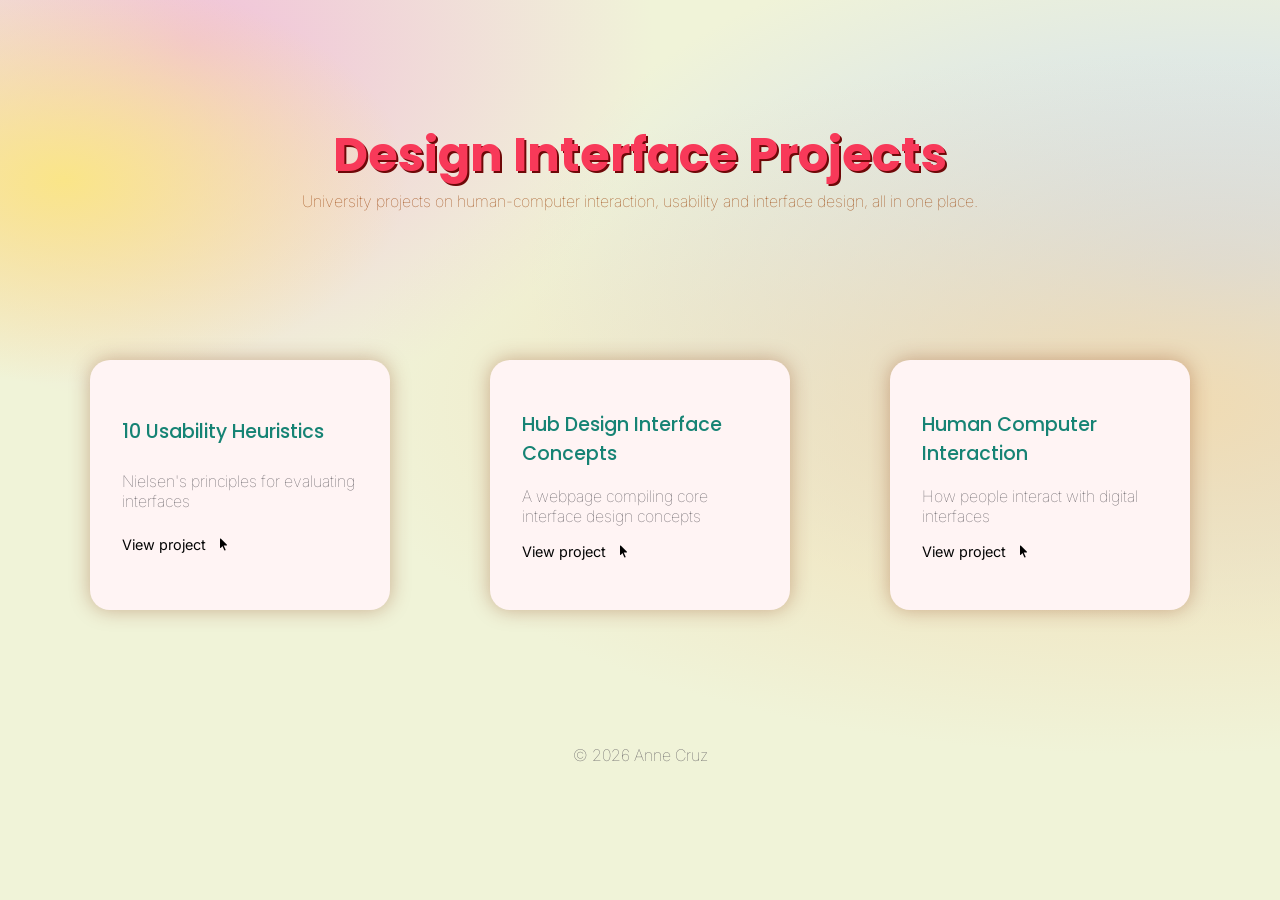
<file: index.html>
<!DOCTYPE html>
<html lang="en">
<head>
    <meta charset="UTF-8">
    <meta name="viewport" content="width=device-width, initial-scale=1.0">
    <title>Design Interface Projects</title>
    <link rel="stylesheet" href="style.css">
</head>
<body>
    <header>
        <h1>Design Interface Projects</h1>
        <p>
            University projects on human-computer interaction, usability and interface design, all in one place.
        </p>
    </header>
    <main>
        <div>
            <a href="./10_Heuristicas_de_Usabilidade/">
                <h2>10 Usability Heuristics</h2>
                <p>Nielsen's principles for evaluating interfaces</p>
                <span>
                    View project 
                    <img src="assets/icons8-cursor-30.png" alt="">
                </span>
            </a> 
            <br>
            <a href="./Hub_Conceitos_Design_Interface/">
                <h2>Hub Design Interface Concepts</h2>
                <p>A webpage compiling core interface design concepts</p>
                <span>
                    View project 
                    <img src="assets/icons8-cursor-30.png" alt="">
                </span>
            </a>
            <br>
            <a href="./Human-Computer_Interaction_Interface/">
                <h2>Human Computer Interaction</h2>
                <p>How people interact with digital interfaces</p>
                <span>
                    View project 
                    <img src="assets/icons8-cursor-30.png" alt="">
                </span>
            </a>
        </div>
    </main>
    <footer>
        <p>&copy; 2026 Anne Cruz</p>
    </footer>
</body>
</html>
</file>
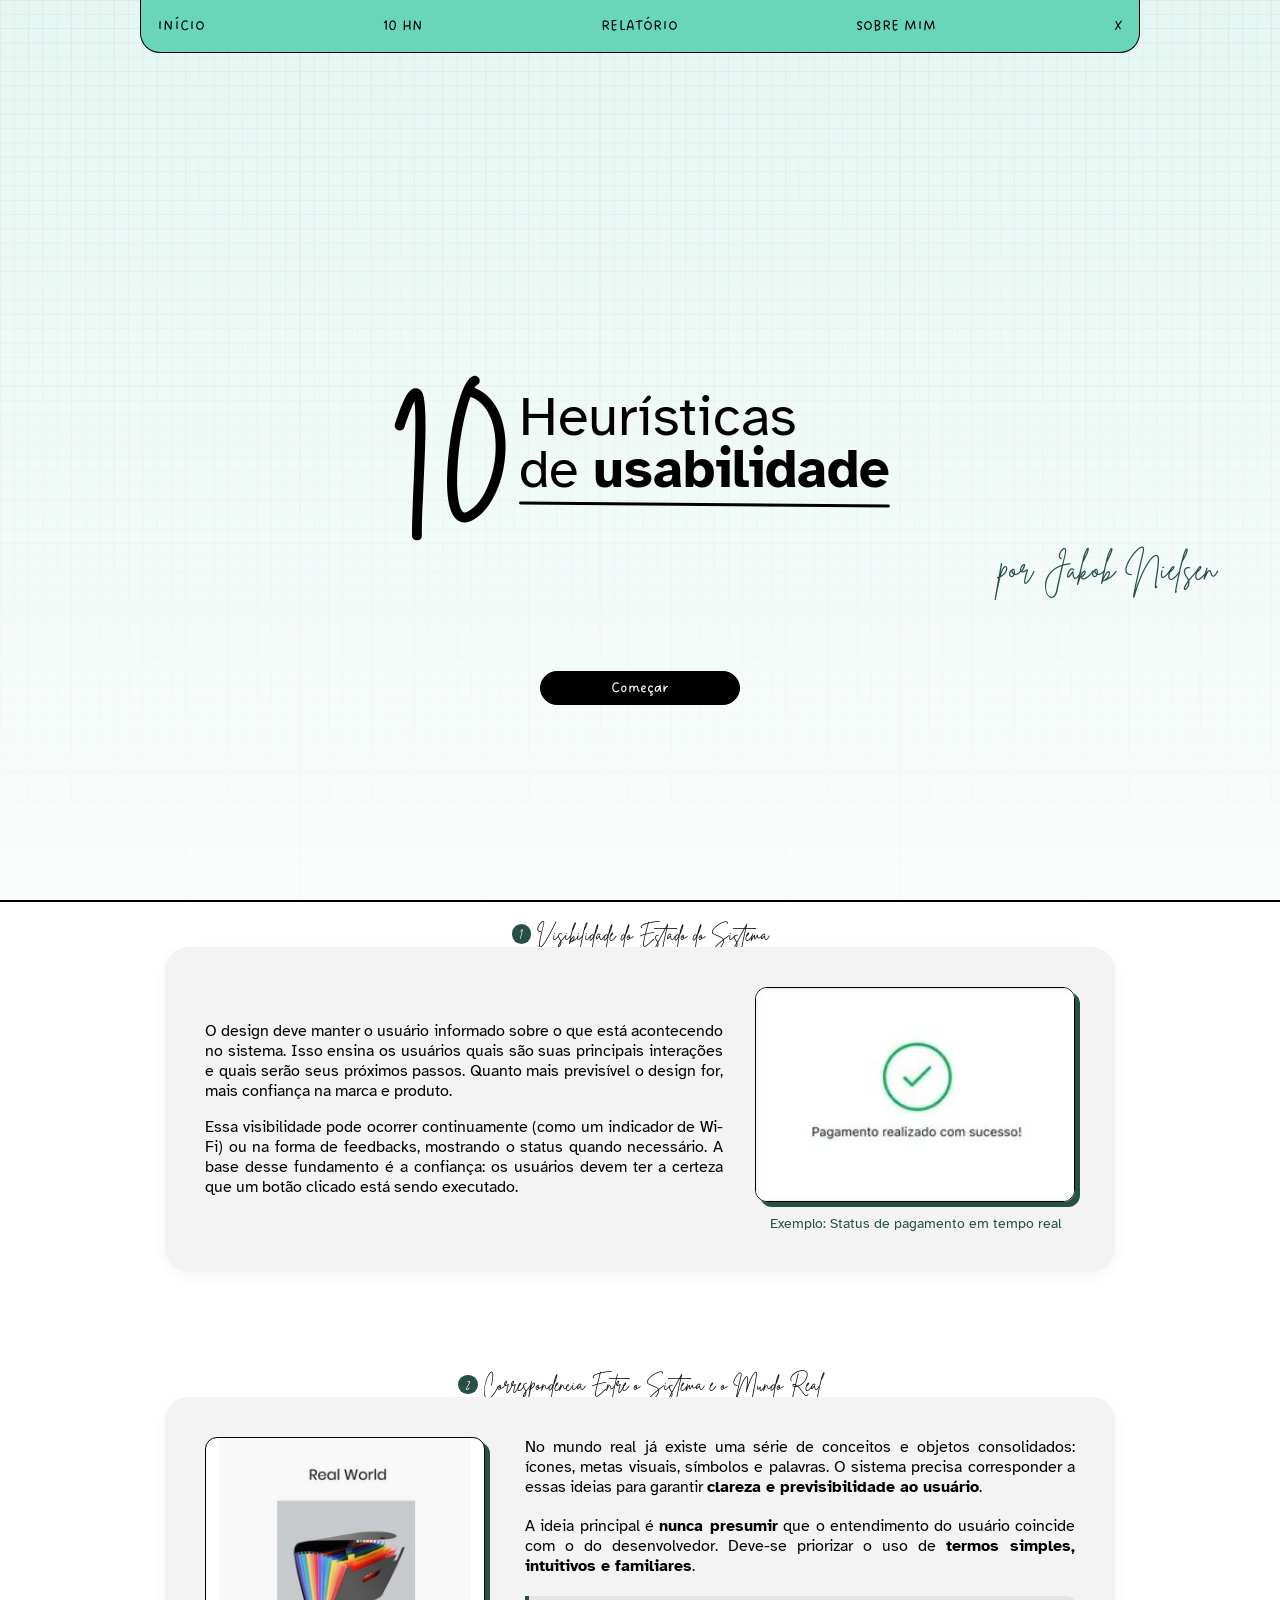
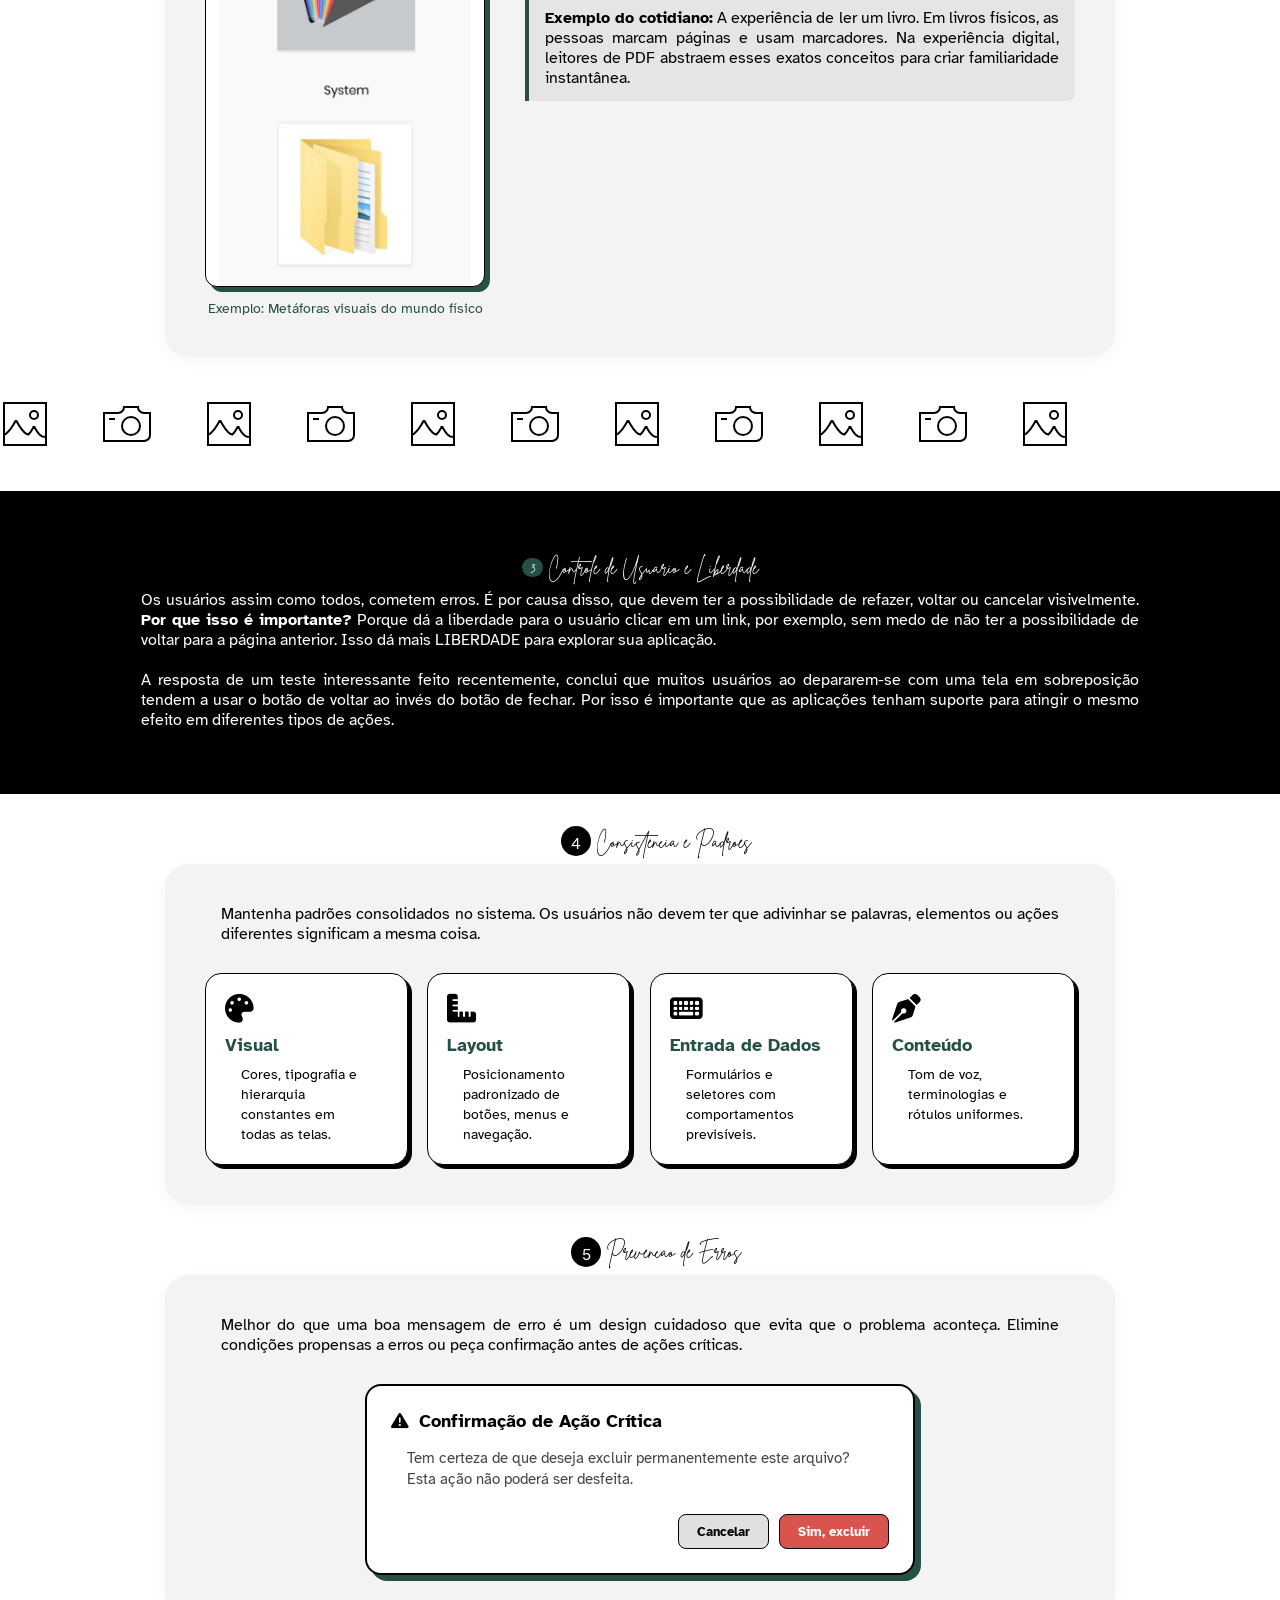
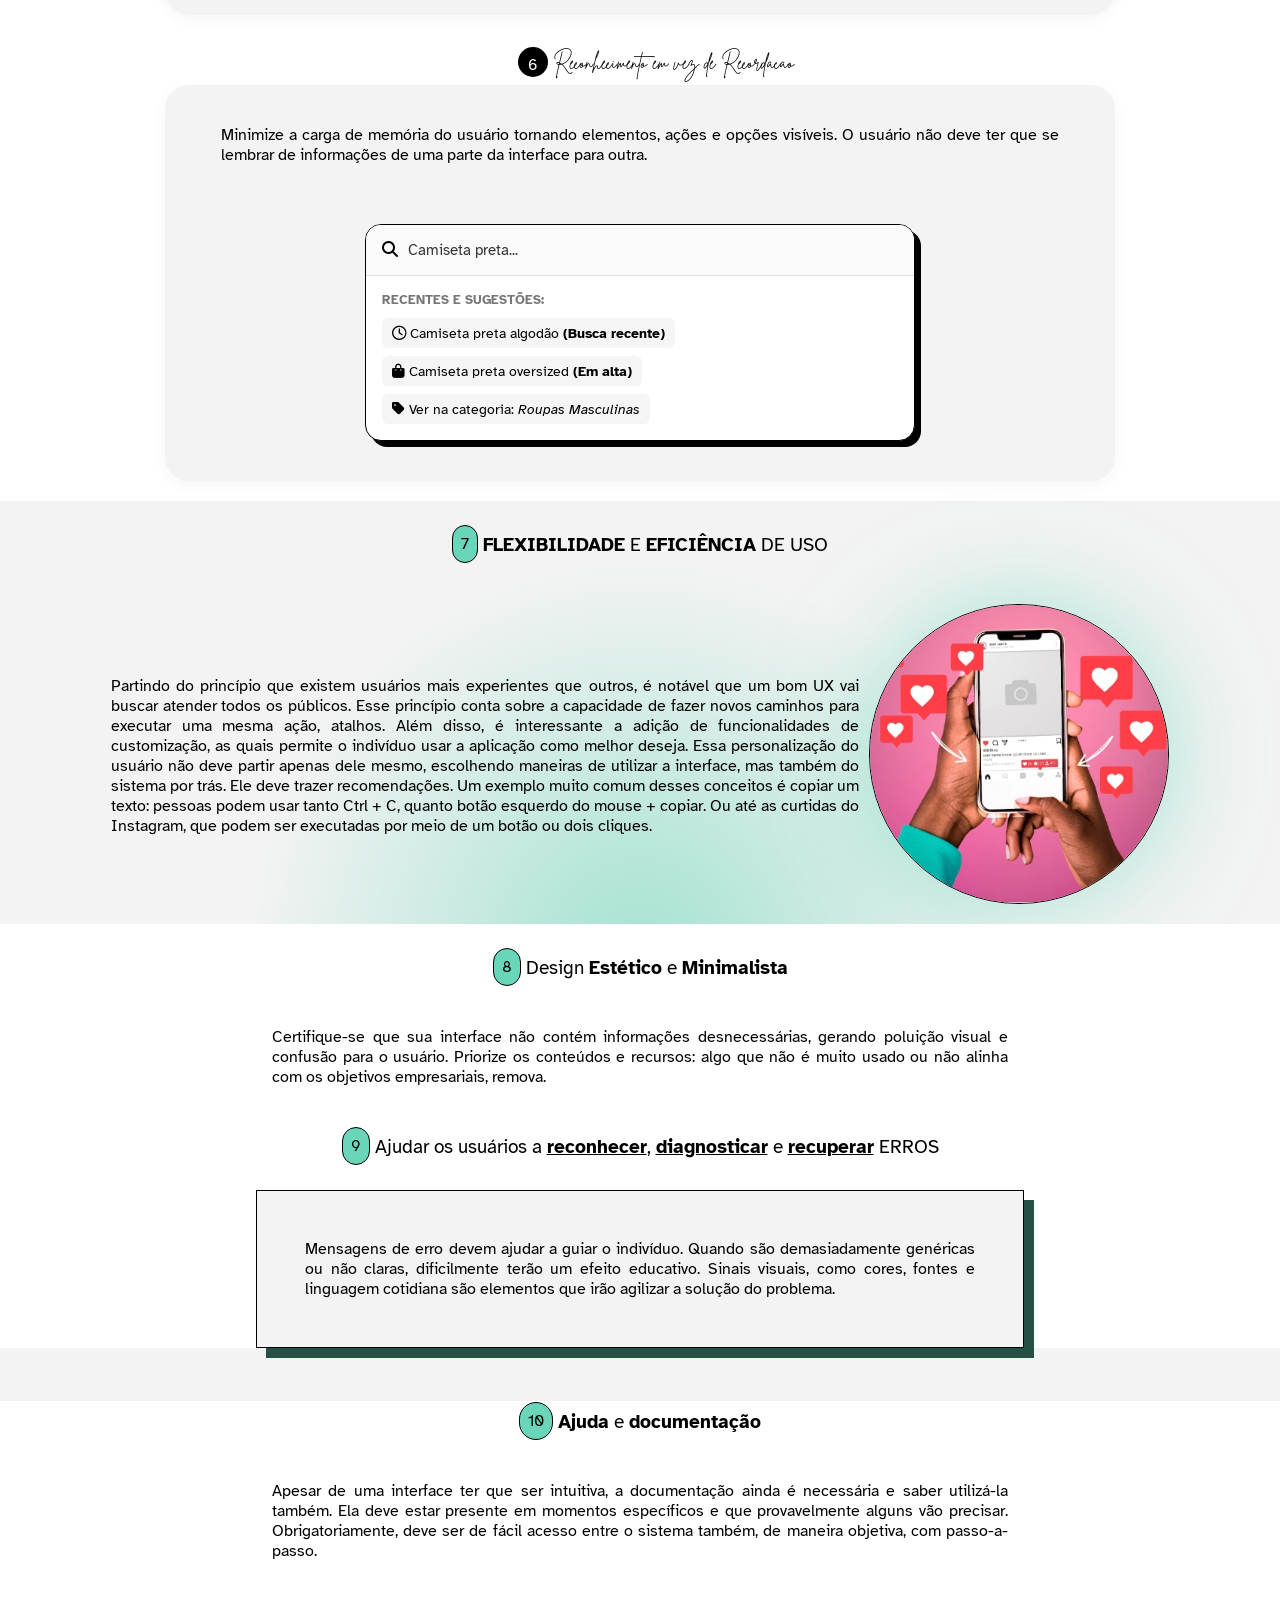
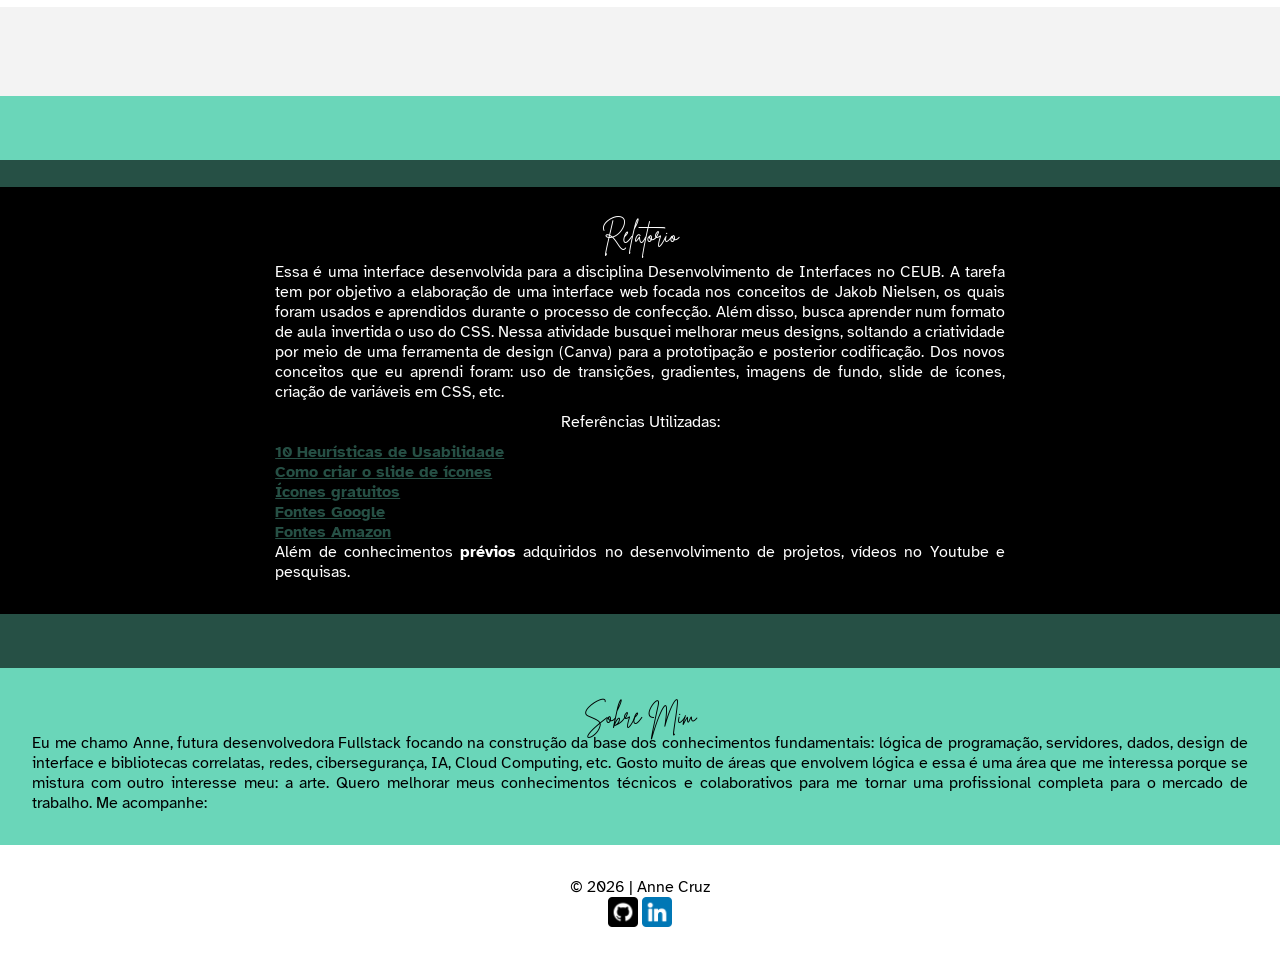
<file: 10_Heuristicas_de_Usabilidade/index.html>
<!DOCTYPE html>
<html lang="pt-br">
<head>
    <meta charset="UTF-8">
    <meta name="viewport" content="width=device-width, initial-scale=1.0">
    <title>10 Heurísticas de Usabilidade</title>
    <!-- Font Awesome para Ícones -->
    <link rel="stylesheet" href="https://cdnjs.cloudflare.com/ajax/libs/font-awesome/6.4.0/css/all.min.css">
    <link rel="stylesheet" href="style.css">
</head>
<body>
    <!-- Barra de Navegação -->
    <section id="barraNav">
        <nav>
            <a href="#telaInicial">INÍCIO</a>
            <a href="#dezHN">10 HN</a>
            <a href="#divAzul">RELATÓRIO</a>
            <a href="#sobreMimSec">SOBRE MIM</a>
            <a href="javascript:void(0)" onclick="ocultarNav()" class="btnToggle">X</a>
        </nav>
    </section>

    <main>
        <!-- Tela Inicial -->
        <section id="telaInicial">
            <div id="titulo">
                <h1>10</h1>
                <div>
                    <h2 id="heuristicas">Heurísticas</h2>
                    <h2 id="usabilidade">de <strong>usabilidade</strong></h2>
                    <div id="sublinhado"></div>
                </div>
            </div>
            <div id="autor">
                <h3>por Jakob Nielsen</h3>
            </div>
            <a href="#divisor">
                <button type="button">Começar</button>
            </a>
        </section>

        <div id="divisor"></div>

        <!-- 10 Heurísticas de Usabilidade -->
        <section id="dezHN">

            <!-- 1. Visibilidade e Estado do Sistema -->
            <section id="primeira">
                <div class="caixaTitulo">
                    <div class="contadorVerde">
                        <p>1</p>
                    </div>
                    <h1 class="subtituloCursivo">
                        Visibilidade do Estado do Sistema
                    </h1>
                </div>

                <div class="conteudoPrimeira">
                    <div class="textoPrimeira">
                        <p class="paragrafo">
                            O design deve manter o usuário informado sobre o que está
                            acontecendo no sistema. Isso ensina os usuários quais são
                            suas principais interações e quais serão seus próximos passos.
                            Quanto mais previsível o design for, mais confiança na
                            marca e produto.
                        </p>
                        <p class="paragrafo">
                            Essa visibilidade pode ocorrer continuamente (como um indicador
                            de Wi-Fi) ou na forma de feedbacks, mostrando o status quando 
                            necessário. A base desse fundamento é a confiança: os usuários 
                            devem ter a certeza que um botão clicado está sendo executado.
                        </p>
                    </div>

                    <div class="imagemPrimeira">
                        <img src="imagens/vizualizacao.jpg" alt="Tela de mensagem: Pagamento realizado com sucesso!">
                        <span class="legenda">Exemplo: Status de pagamento em tempo real</span>
                    </div>
                </div>
            </section>

            <!-- 2. Correspondência Entre o Sistema e o Mundo Real -->
            <section id="segunda">
                <div class="caixaTitulo">
                    <div class="contadorVerde">
                        <p>2</p>
                    </div>
                    <h1 class="subtituloCursivo">
                        Correspondência Entre o Sistema e o Mundo Real
                    </h1>
                </div>

                <div class="conteudoSegunda">
                    <div class="imagemSegunda">
                        <img src="imagens/corresponderaMundoReal.png" alt="Correspondência com o mundo real">
                        <span class="legenda">Exemplo: Metáforas visuais do mundo físico</span>
                    </div>

                    <div class="textoSegunda">
                        <p class="paragrafo">
                            No mundo real já existe uma série de conceitos e objetos consolidados: 
                            ícones, metas visuais, símbolos e palavras. O sistema precisa corresponder a essas 
                            ideias para garantir <strong>clareza e previsibilidade ao usuário</strong>.
                        </p>
                        <p class="paragrafo">
                            A ideia principal é <strong>nunca presumir</strong> que o entendimento do usuário coincide com o do desenvolvedor. Deve-se priorizar o uso de <strong>termos simples, intuitivos e familiares</strong>.
                        </p>
                        <p class="paragrafo destaque">
                            <strong>Exemplo do cotidiano:</strong> A experiência de ler um livro. Em livros físicos, as pessoas marcam páginas e usam marcadores. Na experiência digital, leitores de PDF abstraem esses exatos conceitos para criar familiaridade instantânea.
                        </p>
                    </div>
                </div>

                <!-- Slide Infinito de Ícones -->
                <div class="slide">
                    <div class="slideTrack">
                        <div class="slideGrupo">
                            <img src="imagens/Camera--Streamline-Guidance-Free.svg" alt="Ícone de Câmera">
                            <img src="imagens/Image--Streamline-Guidance-Free.svg" alt="Ícone de Imagem">
                            <img src="imagens/Camera--Streamline-Guidance-Free.svg" alt="Ícone de Câmera">
                            <img src="imagens/Image--Streamline-Guidance-Free.svg" alt="Ícone de Imagem">
                            <img src="imagens/Camera--Streamline-Guidance-Free.svg" alt="Ícone de Câmera">
                            <img src="imagens/Image--Streamline-Guidance-Free.svg" alt="Ícone de Imagem">
                        </div>
                        <div class="slideGrupo">
                            <img src="imagens/Camera--Streamline-Guidance-Free.svg" alt="Ícone de Câmera">
                            <img src="imagens/Image--Streamline-Guidance-Free.svg" alt="Ícone de Imagem">
                            <img src="imagens/Camera--Streamline-Guidance-Free.svg" alt="Ícone de Câmera">
                            <img src="imagens/Image--Streamline-Guidance-Free.svg" alt="Ícone de Imagem">
                            <img src="imagens/Camera--Streamline-Guidance-Free.svg" alt="Ícone de Câmera">
                            <img src="imagens/Image--Streamline-Guidance-Free.svg" alt="Ícone de Imagem">
                        </div>
                    </div>
                </div>
            </section>

            <!-- 3. Controle de Usuário e Liberdade -->
            <section id="terceira">
                <div class="caixaTitulo">
                    <div class="contadorVerde">
                        <p>3</p>
                    </div>
                    <h1 class="subtituloCursivo">
                        Controle de Usuário e Liberdade
                    </h1>
                </div>
                <p class="paragrafo">
                    Os usuários assim como todos, cometem erros. É por causa disso, que devem ter a possibilidade de refazer, voltar 
                    ou cancelar visivelmente. <strong>Por que isso é importante?</strong> Porque dá a liberdade para o usuário clicar em um link,
                    por exemplo, sem medo de não ter a possibilidade de voltar para a página anterior. Isso dá mais LIBERDADE para 
                    explorar sua aplicação. <br><br>
                    A resposta de um teste interessante feito recentemente, conclui que muitos usuários ao depararem-se com uma tela em
                    sobreposição tendem a usar o botão de voltar ao invés do botão de fechar. Por isso é importante que as aplicações
                    tenham suporte para atingir o mesmo efeito em diferentes tipos de ações.
                </p>
            </section>

            <!-- 4. Consistência e Padrões -->
            <section id="quarta">
                <div class="caixaTitulo">
                    <div class="contadorPreto">
                        <p>4</p>
                    </div>
                    <h1 class="subtituloCursivo">Consistência e Padrões</h1>
                </div>

                <div class="cartaoGenerico">
                    <p class="paragrafo textoIntroducao">
                        Mantenha padrões consolidados no sistema. Os usuários não devem ter que adivinhar se palavras, elementos ou ações diferentes significam a mesma coisa.
                    </p>

                    <!-- Grid de Pilares de Consistência -->
                    <div class="gridPadrões">
                        <div class="cardPilar">
                            <div class="iconePilar"><i class="fa-solid fa-palette"></i></div>
                            <h3>Visual</h3>
                            <p>Cores, tipografia e hierarquia constantes em todas as telas.</p>
                        </div>
                        <div class="cardPilar">
                            <div class="iconePilar"><i class="fa-solid fa-ruler-combined"></i></div>
                            <h3>Layout</h3>
                            <p>Posicionamento padronizado de botões, menus e navegação.</p>
                        </div>
                        <div class="cardPilar">
                            <div class="iconePilar"><i class="fa-solid fa-keyboard"></i></div>
                            <h3>Entrada de Dados</h3>
                            <p>Formulários e seletores com comportamentos previsíveis.</p>
                        </div>
                        <div class="cardPilar">
                            <div class="iconePilar"><i class="fa-solid fa-pen-nib"></i></div>
                            <h3>Conteúdo</h3>
                            <p>Tom de voz, terminologias e rótulos uniformes.</p>
                        </div>
                    </div>
                </div>
            </section>

            <!-- 5. Prevenção de Erros -->
            <section id="quinta">
                <div class="caixaTitulo">
                    <div class="contadorPreto">
                        <p>5</p>
                    </div>
                    <h1 class="subtituloCursivo">Prevenção de Erros</h1>
                </div>

                <div class="cartaoGenerico">
                    <p class="paragrafo textoIntroducao">
                        Melhor do que uma boa mensagem de erro é um design cuidadoso que evita que o problema aconteça. Elimine condições propensas a erros ou peça confirmação antes de ações críticas.
                    </p>

                    <!-- Componente Visual de Alerta/Confirmação -->
                    <div class="caixaConfirmacaoExemplo">
                        <div class="cabecalhoAlerta">
                            <span class="iconeAlerta"><i class="fa-solid fa-triangle-exclamation"></i></span>
                            <strong>Confirmação de Ação Crítica</strong>
                        </div>
                        <p class="textoAlerta">
                            Tem certeza de que deseja excluir permanentemente este arquivo? Esta ação não poderá ser desfeita.
                        </p>
                        <div class="botoesAlerta">
                            <button type="button" class="btnCancelar">Cancelar</button>
                            <button type="button" class="btnExcluir">Sim, excluir</button>
                        </div>
                    </div>
                </div>
            </section>

            <section id="sexta">
                <div class="caixaTitulo">
                    <div class="contadorPreto">
                        <p>6</p>
                    </div>
                    <h1 class="subtituloCursivo">Reconhecimento em vez de Recordação</h1>
                </div>

                <div class="cartaoGenerico">
                    <p class="paragrafo textoIntroducao">
                        Minimize a carga de memória do usuário tornando elementos, ações e opções visíveis. O usuário não deve ter que se lembrar de informações de uma parte da interface para outra.
                    </p>

                    <!-- Exemplo Visual: Busca com Histórico/Sugestões -->
                    <div class="caixaReconhecimento">
                        <div class="campoBuscaMock">
                            <span class="iconeLupa"><i class="fa-solid fa-magnifying-glass"></i></span>
                            <span class="textoDigitado">Camiseta preta...</span>
                        </div>
                        <div class="menuSugestõesMock">
                            <span class="tituloSugestao">Recentes e Sugestões:</span>
                            <ul>
                                <li><i class="fa-regular fa-clock"></i> Camiseta preta algodão <strong>(Busca recente)</strong></li>
                                <li><i class="fa-solid fa-bag-shopping"></i> Camiseta preta oversized <strong>(Em alta)</strong></li>
                                <li><i class="fa-solid fa-tag"></i> Ver na categoria: <em>Roupas Masculinas</em></li>
                            </ul>
                        </div>
                    </div>
                </div>
            </section>

            <!-- 7. Flexibilidade e Eficiência de Uso -->
            <section id="setima">
                <div class="caixaTitulo">
                    <div class="contadorAzul">
                        <p>7</p>
                    </div>
                    <h1 class="subtituloForma">
                        <strong>FLEXIBILIDADE</strong> E <strong>EFICIÊNCIA</strong> DE USO
                    </h1>
                </div>
                <div class="corpoImagem">
                    <p class="paragrafo">
                        Partindo do princípio que existem usuários mais experientes que outros, é notável que um bom UX vai buscar
                        atender todos os públicos. Esse princípio conta sobre a capacidade de fazer novos caminhos para executar uma
                        mesma ação, atalhos. Além disso, é interessante a adição de funcionalidades de customização, as quais permite
                        o indivíduo usar a aplicação como melhor deseja. Essa personalização do usuário não deve partir apenas dele
                        mesmo, escolhendo maneiras de utilizar a interface, mas também do sistema por trás. Ele deve trazer recomendações.
                        Um exemplo muito comum desses conceitos é copiar um texto: pessoas podem usar tanto Ctrl + C, quanto botão 
                        esquerdo do mouse + copiar. Ou até as curtidas do Instagram, que podem ser executadas por meio de um botão 
                        ou dois cliques.
                    </p>
                    <div>
                        <img src="imagens/best-app-to-get-instagram-like.jpg" alt="Exemplo de Curtidas no Instagram" class="img">
                    </div>
                </div>
            </section>

            <!-- 8. Design Estético e Minimalista -->
            <section id="oitava">
                <div class="caixaTitulo">
                    <div class="contadorAzul">
                        <p>8</p>
                    </div>
                    <h1 class="subtituloForma">
                        Design <strong>Estético</strong> e <strong>Minimalista</strong>
                    </h1>
                </div>
                <p class="paragrafo">
                    Certifique-se que sua interface não contém informações desnecessárias, gerando poluição visual e confusão
                    para o usuário. Priorize os conteúdos e recursos: algo que não é muito usado ou não alinha com os objetivos
                    empresariais, remova.
                </p>
            </section>

            <!-- 9. Ajudar os usuários a Reconhecer, Diagnosticar e Recuperar Erros -->
            <section id="nona">
                <div class="caixaTitulo">
                    <div class="contadorAzul">
                        <p>9</p>
                    </div>
                    <h1 class="subtituloForma">
                        Ajudar os usuários a 
                        <a class="a">reconhecer</a>,
                        <a class="a">diagnosticar</a> e
                        <a class="a">recuperar</a> ERROS
                    </h1>
                </div>
                <div id="quadro">
                    <p class="paragrafo">
                        Mensagens de erro devem ajudar a guiar o indivíduo. Quando são demasiadamente genéricas ou não claras, dificilmente
                        terão um efeito educativo. Sinais visuais, como cores, fontes e linguagem cotidiana são elementos que irão agilizar
                        a solução do problema.
                    </p>
                </div>
            </section>

            <!-- 10. Ajuda e Documentação -->
            <section id="decima">
                <div class="caixaTitulo">
                    <div class="contadorAzul">
                        <p>10</p>
                    </div>
                    <h1 class="subtituloForma">
                        <strong>Ajuda</strong> e <strong>documentação</strong>
                    </h1>
                </div>
                <p class="paragrafo">
                    Apesar de uma interface ter que ser intuitiva, a documentação ainda é necessária e saber utilizá-la também. Ela deve 
                    estar presente em momentos específicos e que provavelmente alguns vão precisar. Obrigatoriamente, deve ser de fácil 
                    acesso entre o sistema também, de maneira objetiva, com passo-a-passo.
                </p>
            </section>
        </section>

        <!-- Relatório -->
        <section>
            <div>
                <div class="divCinza"></div>
                <div id="divAzul"></div>
                <div class="divVerde"></div>
            </div>
            <div id="relatorio">
                <div class="caixaTitulo">
                    <h1 class="subtituloCursivo">
                        Relatório
                    </h1>
                </div>
                <p class="paragrafo">
                    Essa é uma interface desenvolvida para a disciplina Desenvolvimento de Interfaces no CEUB. A tarefa tem por objetivo a elaboração 
                    de uma interface web focada nos conceitos de Jakob Nielsen, os quais foram usados e aprendidos durante o processo de confecção. 
                    Além disso, busca aprender num formato de aula invertida o uso do CSS. Nessa atividade busquei melhorar meus designs, soltando a 
                    criatividade por meio de uma ferramenta de design (Canva) para a prototipação e posterior codificação. Dos novos conceitos que eu 
                    aprendi foram: uso de transições, gradientes, imagens de fundo, slide de ícones, criação de variáveis em CSS, etc. 
                </p>
                <p class="paragrafo">
                    Referências Utilizadas:
                </p>
                <p class="paragrafo">
                    <a href="https://www.nngroup.com/articles/ten-usability-heuristics/" class="a" target="_blank">10 Heurísticas de Usabilidade</a><br>
                    <a href="https://youtu.be/nAjR0Oj0J8E?si=Aa7XzbuJwCjNHmTL" class="a" target="_blank">Como criar o slide de ícones</a><br>
                    <a href="https://www.streamlinehq.com/icons/guidance" class="a" target="_blank">Ícones gratuitos</a><br>
                    <a href="https://fonts.google.com/" class="a" target="_blank">Fontes Google</a><br>
                    <a href="https://developer.amazon.com/en-US/alexa/branding/echo-guidelines/identity-guidelines/typography" class="a" target="_blank">Fontes Amazon</a><br>
                    Além de conhecimentos <strong>prévios</strong> adquiridos no desenvolvimento de projetos, vídeos no Youtube e pesquisas.
                </p>
            </div>
        </section>

        <!-- Sobre Mim -->
        <section id="sobreMimSec">
            <div class="divVerde"></div>
            <div id="sobreMimDiv">
                <div class="caixaTitulo">
                    <h1 class="subtituloCursivo">
                        Sobre Mim
                    </h1>
                </div>
                <p class="paragrafo">
                    Eu me chamo Anne, futura desenvolvedora Fullstack focando na construção da base dos conhecimentos fundamentais: lógica de programação, servidores, dados, design de interface e bibliotecas correlatas, redes, cibersegurança, IA,
                    Cloud Computing, etc. Gosto muito de áreas que envolvem lógica e essa é uma área que me interessa porque se mistura com outro interesse meu: a arte. Quero melhorar meus conhecimentos técnicos e colaborativos para me tornar 
                    uma profissional completa para o mercado de trabalho. Me acompanhe:
                </p>
            </div>
        </section>
    </main>

    <footer>
        &copy; 2026 | Anne Cruz <br>
        <a href="https://github.com/annestefanie" target="_blank">
            <img src="imagens/github (1).png" alt="GitHub">
        </a>
        <a href="https://www.linkedin.com/in/anne-c-b11aab3aa/" target="_blank">
            <img src="imagens/linkedin.png" alt="LinkedIn">
        </a>
    </footer>

    <script src="script.js"></script>
</body>
</html>
</file>
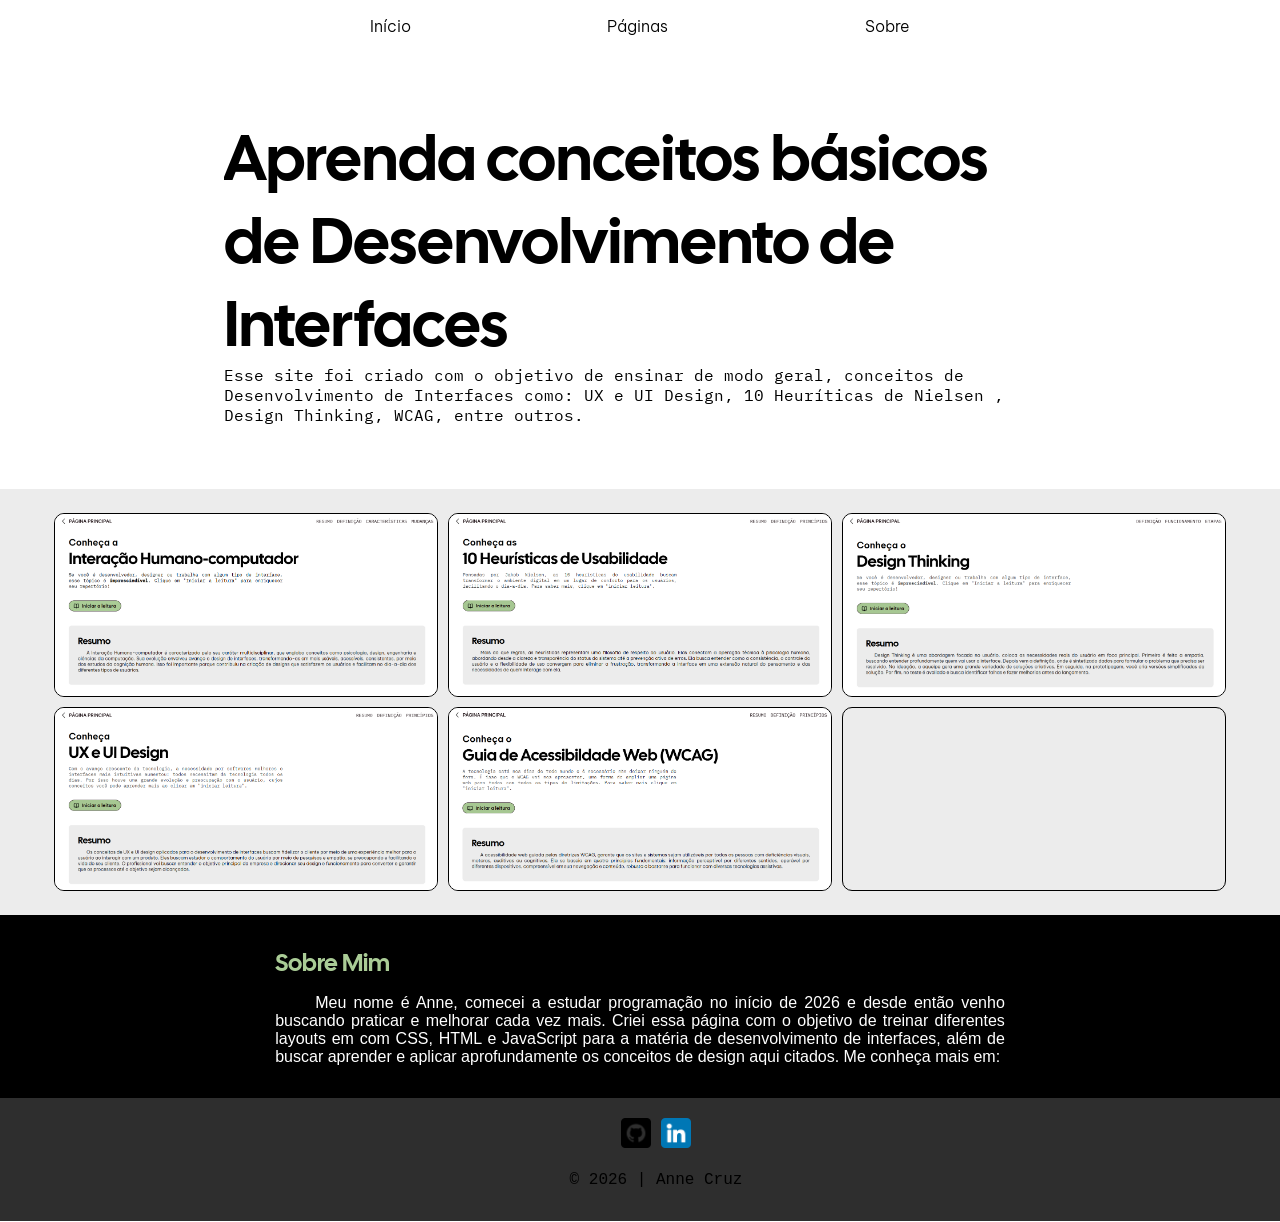
<file: Hub_Conceitos_Design_Interface/index.html>
<!DOCTYPE html>
<html lang="pt-br">
    <head>
        <meta charset="UTF-8">
        <meta name="viewport" content="width=device-width, initial-scale=1.0">
        <title>Conceitos de Desenvolvimento de Interface</title>
        <link rel="stylesheet" href="css/style.css">
    </head>
    <body>
        <nav>
            <a href="#telaInicial">Início</a>
            <a href="#paginas">Páginas</a>
            <a href="#sobre">Sobre</a>
        </nav>
        <main>
            <section id="telaInicial">
                <div id="textBox">
                    <h1>
                        Aprenda conceitos básicos de Desenvolvimento de Interfaces
                    </h1>
                    <p>
                        Esse site foi criado com o objetivo de ensinar de modo geral, conceitos de Desenvolvimento de Interfaces como: UX e UI Design, 10 Heuríticas de Nielsen
                        , Design Thinking, WCAG, entre outros.
                    </p>
                </div>
            </section>
            <section id="paginas"> 
                <a class="cards" href="IHC.html">
                    <img src="img/IHC_tela_inicial.png" alt="">
                    <span>Interação Humano-computador</span>
                </a>
                <a class="cards" href="dezHeuristicas.html">
                    <img src="img/10_heuristicas_tela_inicial.png" alt="">
                    <span>10 Heurísticas de Nielsen</span>
                </a>
                <a class="cards" href="designThinking.html">
                    <img src="img/design_thinking_tela_inicial.png" alt="">
                    <span>Design Thinking</span>
                </a>
                <a class="cards" href="UXeUI.html">
                    <img src="img/ux_ui_tela_inicial.png" alt="">
                    <span>UX e UI Design</span>
                </a>
                <a class="cards" href="WCAG.html">
                    <img src="img/wcag_tela_inicial.png" alt="">
                    <span>WCAG/Paleta de Cores</span>
                </a>
                <a class="cards" id="ultimoCard">
                    <img src="img/10_heuristicas_tela_inicial.png" alt="">
                    <span>Em breve mais conteúdo...</span>
                </a>
            </section>
            <section id="sobre">
                <div>
                    <h2>Sobre Mim</h2>
                    <p>
                        Meu nome é Anne, comecei a estudar programação no início de 2026 e desde então
                        venho buscando praticar e melhorar cada vez mais. Criei essa página com o objetivo
                        de treinar diferentes layouts em com CSS, HTML e JavaScript para a matéria de 
                        desenvolvimento de interfaces, além de buscar aprender e aplicar aprofundamente os conceitos
                        de design aqui citados. Me conheça mais em:
                    </p>
                </div>
            </section>
        </main>
        <footer>
            <a href="https://github.com/annestefanie">
                <img src="img/github.png" alt="">
            </a>
            <a href="https://www.linkedin.com/in/anne-c-b11aab3aa/">
                <img src="img/linkedin.png" alt="">
            </a> <br> <br>
            &copy 2026 | Anne Cruz 
        </footer>
    </body>
</html>
</file>
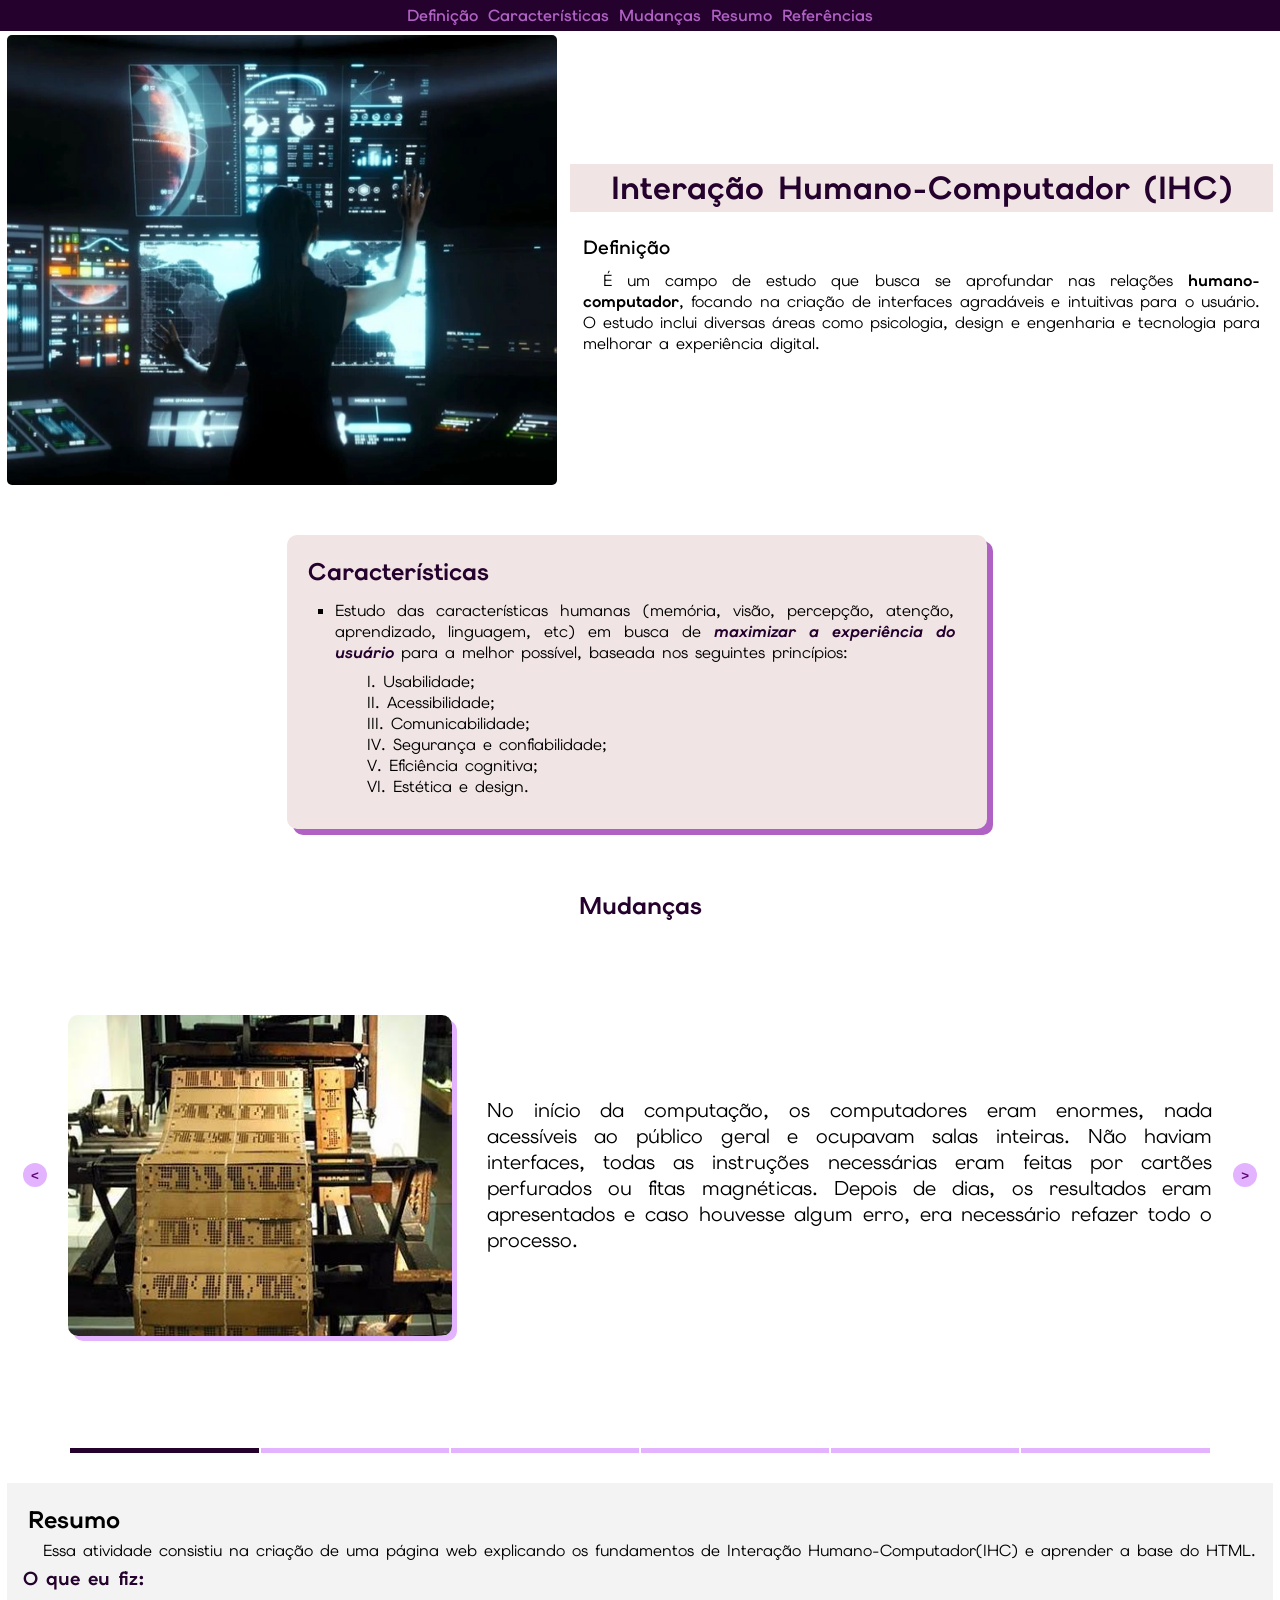
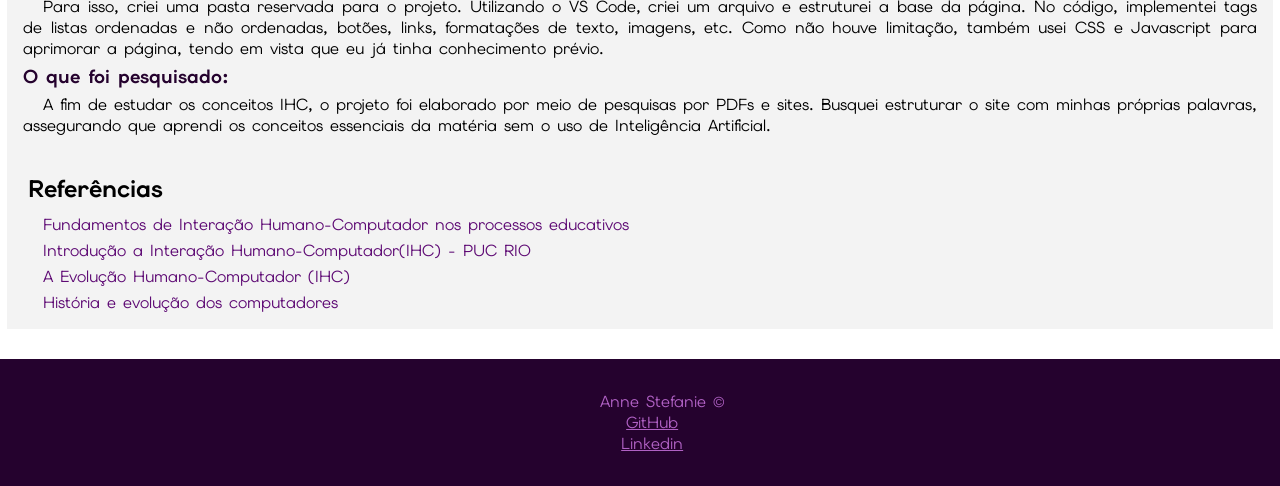
<file: Human-Computer_Interaction_Interface/index.html>
<!DOCTYPE html>
<html lang="pt-br">
<head>
    <meta charset="UTF-8">
    <meta name="viewport" content="width=device-width, initial-scale=1.0">
    <title>Interação Humano-Computador(IHC)</title>
    <link rel="stylesheet" href="style.css">
</head>
<body>
    <header>
        <div id="menu">
            <a href="#mainSection">Definição</a>
            <a href="#charact">Características</a>
            <a href="#evolution">Mudanças</a>
            <a href="#summary">Resumo</a>
            <a href="#refs">Referências</a>
        </div>
    </header>

    <main>
        <section id="mainSection">
            <div id="intro">
                <div id="homeImg">
                    <img src="./imagens/interacaoHumanoComputador.webp" alt="">
                    <p>Venha entender uns dos assuntos <strong>mais importantes</strong> da engenharia de software voltada para o <strong>desenvolvimento de interfaces</strong>.</p>
                </div>
            </div>
            <div id="home">
                <h1>Interação Humano-Computador (IHC)</h1>
                <div>
                    <h2>Definição</h2>
                    <p>É um campo de estudo que busca se aprofundar nas relações <strong>humano-computador</strong>, focando na criação de interfaces agradáveis e intuitivas para o usuário. O estudo inclui diversas áreas como psicologia, design e engenharia e tecnologia para melhorar a experiência digital.</p>
                </div>
            </div>
        </section>

        <div id="charact">
            <h2>Características</h2>
            <p></p>
            <ul>
                <li>Estudo das características humanas (memória, visão, percepção, atenção, aprendizado, linguagem, etc) em busca de <em>maximizar a experiência do usuário</em> para a melhor possível, baseada nos seguintes princípios: </li>
                <ol>
                    <li>Usabilidade;</li>
                    <li>Acessibilidade;</li>
                    <li>Comunicabilidade;</li>
                    <li>Segurança e confiabilidade;</li>
                    <li>Eficiência cognitiva;</li>
                    <li>Estética e design.</li>
                </ol>
            </ul>
        </div>
        
        <div id="evolution">
            <h2>Mudanças</h2>
            <div>
                <div class="btnHeight">
                    <button onclick="swipeLeft()" id="btnLeft"><strong><</strong></button>
                </div>
                    <section id="imgText">
                        <img src="./imagens/cartoesPerfurados.jpg" alt="" id="imgComputer">
                        <p id="evolutionText">No início da computação, os  computadores eram enormes, nada acessíveis ao público geral e ocupavam salas inteiras. Não haviam interfaces, todas as instruções necessárias eram feitas por cartões perfurados ou fitas magnéticas. Depois de dias, os resultados eram apresentados e caso houvesse algum erro, era necessário refazer todo o processo. </p>
                    </section>
                    <div class="btnHeight">
                        <button onclick="swipeRight()" id="btnRight"><strong>></strong></button>
                    </div>
                </div>
            </div>
            <div id="slide">
                <p class="item" style="background-color: #25022e;"></p>
                <p class="item"></p>
                <p class="item"></p>
                <p class="item"></p>
                <p class="item"></p>
                <p class="item"></p>
            </div>

            <div id="summary">
                <h2>Resumo</h2>
                <p>Essa atividade consistiu na criação de uma página web explicando os fundamentos de Interação Humano-Computador(IHC) e  aprender a base do HTML.</p>
                <h3>O que eu fiz:</h3>
                <p>Para isso, criei uma pasta reservada para o projeto. Utilizando o VS Code, criei um arquivo e estruturei a base da página. No código, implementei tags de listas ordenadas e não ordenadas, botões, links, formatações de texto, imagens, etc. Como não houve limitação, também usei CSS e Javascript para aprimorar a página, tendo em vista que eu já tinha conhecimento prévio.</p>
                <h3>O que foi pesquisado:</h3>
                <p>A fim de estudar os conceitos IHC, o projeto foi elaborado por meio de pesquisas por PDFs e sites. Busquei estruturar o site com minhas próprias palavras, assegurando que aprendi os conceitos essenciais da matéria sem o uso de Inteligência Artificial.</p>
            </div>

            <div id="refs">
                <h2>Referências</h2>
                <a href="https://educapes.capes.gov.br/bitstream/capes/700018/2/Fasc%C3%ADculo%20%20-%20Fundamentos%20da%20Intera%C3%A7%C3%A3o%20Humano%20Computador.pdf" target="_blank">Fundamentos de Interação Humano-Computador nos processos educativos</a>
                <a href="https://web.tecgraf.puc-rio.br/~abraposo/inf1403/INF1403_03_EngCog.pdf" target="_blank">Introdução a Interação Humano-Computador(IHC) - PUC RIO</a>
                <a href="https://brasilead.com/wp-content/uploads/2025/11/Aula-2.pdf" target="_blank">A Evolução Humano-Computador (IHC)</a>
                <a href="https://www.todamateria.com.br/historia-e-evolucao-dos-computadores/" target="_blank">História e evolução dos computadores</a>
            </div>
        </main>

        <footer>
            <p>Anne Stefanie &copy;</p>
            <a href="https://github.com/annestefanie" target="_blank">GitHub</a>
            <a href="linkedin.com/in/anne-c-b11aab3aa/" target="_blank">Linkedin</a>
        </footer>
        
        <script src="./script.js"></script>
    </body>
</html>
</file>
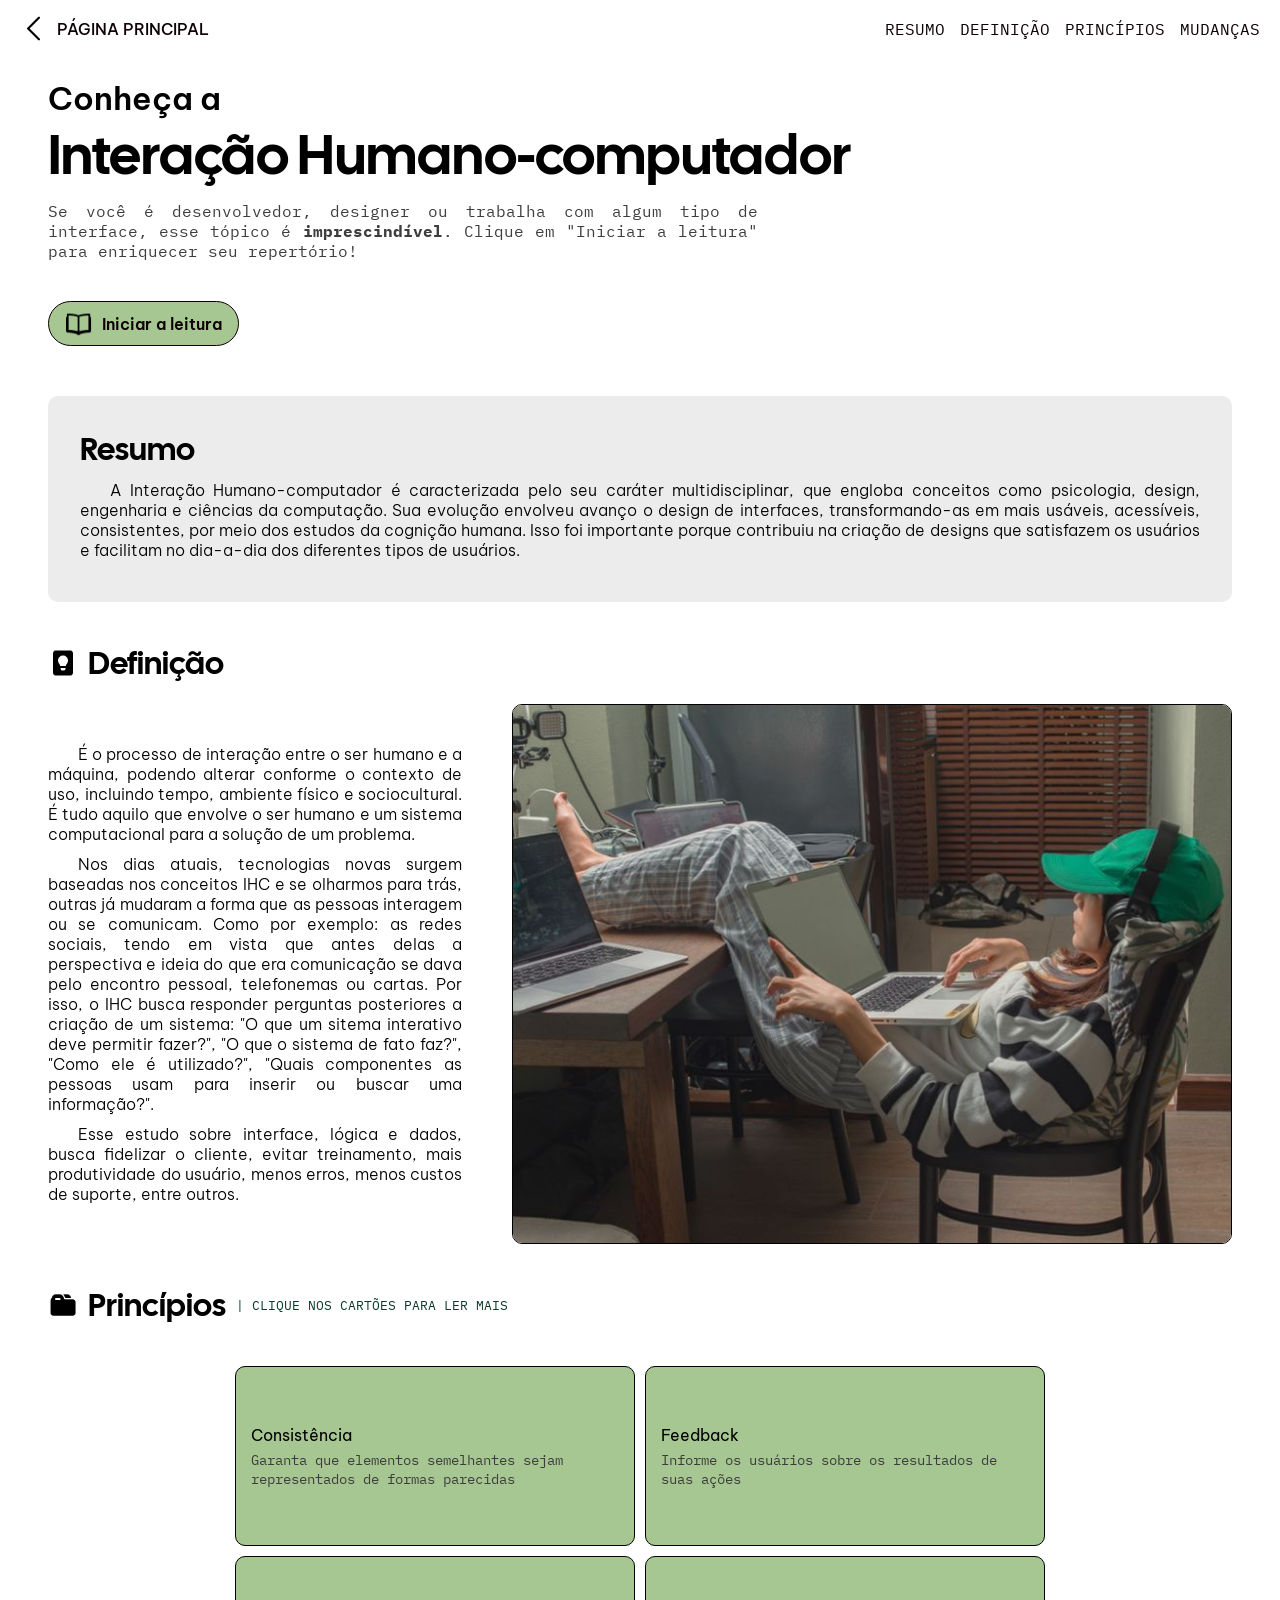
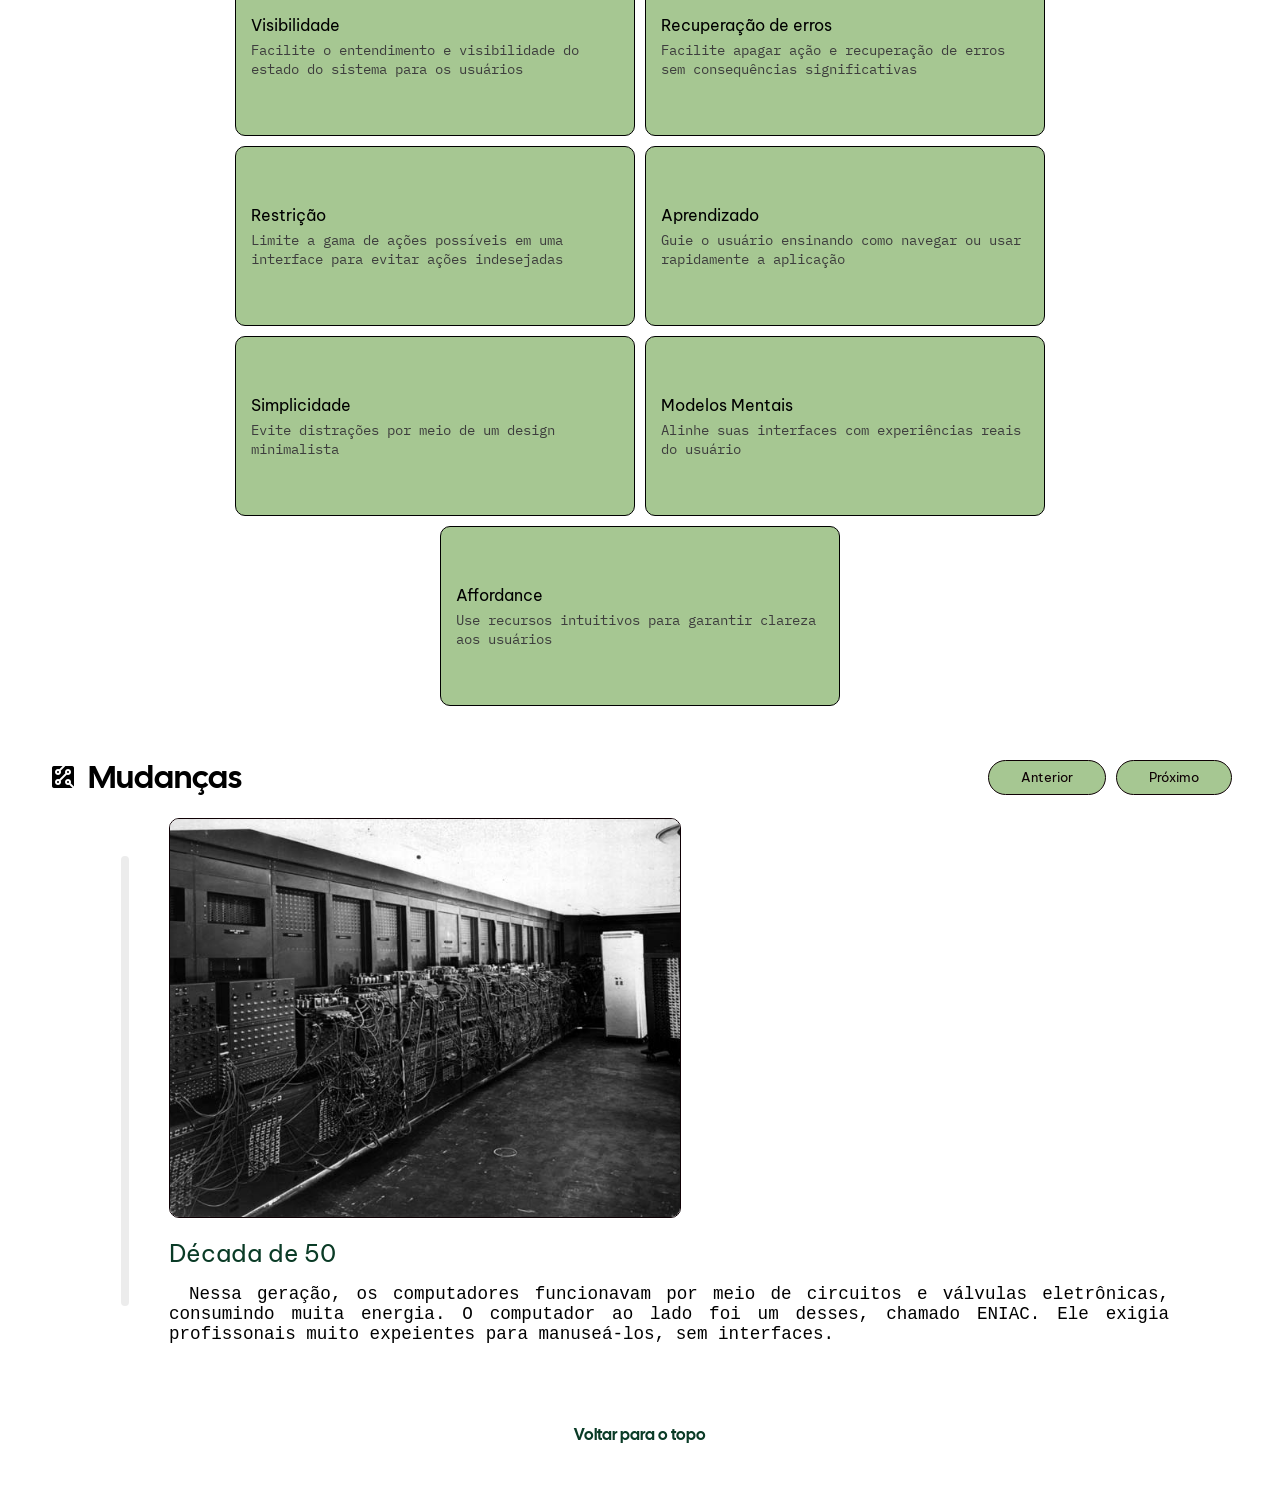
<file: IHC.html>
<!DOCTYPE html>
<html lang="pt-br">
    <head>
        <meta charset="UTF-8">
        <meta name="viewport" content="width=device-width, initial-scale=1.0">
        <title>Interação Humano-computador</title>
        <link rel="stylesheet" href="css/paginasSec.css">
    </head>
    <body>
        <header>
            <a id="btnVoltar" href="index.html">
                <img src="img/icons8-voltar-50.png" alt="Ícone de Voltar">
                <span>PÁGINA PRINCIPAL</span>
            </a>
            
            <nav>
                <a href="#resumo">RESUMO</a>
                <a href="#definicao">DEFINIÇÃO</a>
                <a href="#principios">PRINCÍPIOS</a>
                <a href="#mudancas">MUDANÇAS</a>
            </nav>
        </header>
        <main>
            <section id="telaInicial">

                <h2>Conheça a</h2>
                <h1>Interação Humano-computador</h1>
                <p>
                    Se você é desenvolvedor, designer ou trabalha com algum tipo de interface, 
                    esse tópico é <strong>imprescindível</strong>. Clique em "Iniciar a leitura" para 
                    enriquecer seu repertório!
                </p>
                <a id="btnLer" href="#resumo">
                    <img src="img/icons8-livro-aberto-30.png" alt="Ícone Livro Aberto">
                    <span>Iniciar a leitura</span>
                </a>

            </section>
            <section id="resumo">

                <h3>Resumo</h3>
                <p class="paragrafo">
                    A Interação Humano-computador é caracterizada pelo seu caráter multidisciplinar, que
                    engloba conceitos como psicologia, design, engenharia e ciências da computação. Sua 
                    evolução envolveu avanço o design de interfaces, transformando-as em mais usáveis, 
                    acessíveis, consistentes, por meio dos estudos da cognição humana. Isso foi importante 
                    porque contribuiu na criação de designs que satisfazem os usuários e facilitam no 
                    dia-a-dia dos diferentes tipos de usuários.
                </p>

            </section>
            <section id="definicao">

                <div class="caixaH3">
                    <img src="img/icons8-conceito-48.png" alt="">
                    <h3>Definição</h3>
                </div>
                <div>

                    <div class="caixaP">
                        <p class="paragrafo">
                            É o processo de interação entre o ser humano e a máquina, podendo alterar conforme o 
                            contexto de uso, incluindo tempo, ambiente físico e sociocultural. É tudo aquilo que 
                            envolve o ser humano e um sistema computacional para a solução de um problema.
                        </p>
                        <p class="paragrafo">
                            Nos dias atuais, tecnologias novas surgem baseadas nos conceitos IHC e se olharmos para trás,
                            outras já mudaram a forma que as pessoas interagem ou se comunicam. Como por exemplo: as redes 
                            sociais, tendo em vista que antes delas a perspectiva e ideia do que era comunicação se 
                            dava pelo encontro pessoal, telefonemas ou cartas. Por isso, o IHC busca responder perguntas
                            posteriores a criação de um sistema: "O que um sitema interativo deve permitir fazer?", "O que 
                            o sistema de fato faz?", "Como ele é utilizado?", "Quais componentes as pessoas usam para inserir
                            ou buscar uma informação?". 
                        </p>
                        <p class="paragrafo">
                            Esse estudo sobre interface, lógica e dados, busca fidelizar o cliente, evitar treinamento, mais 
                            produtividade do usuário, menos erros, menos custos de suporte, entre outros.
                        </p>
                    </div>
                    <img class="img" src="img/f80326bb902d5811b933c61e80d3b67f.jpg" alt="Imagem mulher interagindo com computador">                
                    
                </div>
            </section>
            <section id="principios">
                <div class="caixaH3">
                    <img src="img/icons8-funcionalidades-extra-48.png" alt="">
                    <h3>Princípios</h3>
                    <p> | Clique nos cartões para ler mais</p>
                </div>
                <div id="caixaCards">
                    <a onclick="abrirDiv('consistencia', principiosData)">
                        <div class="cards">
                            <h4>Consistência</h4>
                            <p class="resumo">Garanta que elementos semelhantes sejam representados de formas parecidas</p>
                            <span class="lerSobre">Ler sobre</span>
                        </div>
                    </a>
                    <a onclick="abrirDiv('feedback', principiosData)">
                        <div class="cards">
                            <h4>Feedback</h4>
                            <p class="resumo">Informe os usuários sobre os resultados de suas ações</p>
                            <span class="lerSobre">Ler sobre</span>
                        </div>
                    </a>
                    <a onclick="abrirDiv('visibilidade', principiosData)">
                        <div class="cards">
                            <h4>Visibilidade</h4>
                            <p class="resumo">Facilite o entendimento e visibilidade do estado do sistema para os usuários</p>
                            <span class="lerSobre">Ler sobre</span>
                        </div>
                    </a>
                    <a onclick="abrirDiv('recuperacaoDeErros', principiosData)">
                        <div class="cards">
                            <h4>Recuperação de erros</h4>
                            <p class="resumo">Facilite apagar ação e recuperação de erros sem consequências significativas</p>
                            <span class="lerSobre">Ler sobre</span>
                        </div>
                    </a>
                    <a onclick="abrirDiv('restricao', principiosData)">
                        <div class="cards">
                            <h4>Restrição</h4>
                            <p class="resumo">Limite a gama de ações possíveis em uma interface para evitar ações indesejadas</p>
                            <span class="lerSobre">Ler sobre</span>
                        </div>
                    </a>
                    <a onclick="abrirDiv('aprendizado', principiosData)">
                        <div class="cards">
                            <h4>Aprendizado</h4>
                            <p class="resumo">Guie o usuário ensinando como navegar ou usar rapidamente a aplicação</p>
                            <span class="lerSobre">Ler sobre</span>
                        </div>
                    </a>
                    <a onclick="abrirDiv('simplicidade', principiosData)">
                        <div class="cards">
                            <h4>Simplicidade</h4>
                            <p class="resumo">Evite distrações por meio de um design minimalista</p>
                            <span class="lerSobre">Ler sobre</span>
                        </div>
                    </a>
                    <a onclick="abrirDiv('modelosMentais', principiosData)">
                        <div class="cards">
                            <h4>Modelos Mentais</h4>
                            <p class="resumo">Alinhe suas interfaces com experiências reais do usuário</p>
                            <span class="lerSobre">Ler sobre</span>
                        </div>
                    </a>
                    <a onclick="abrirDiv('affordance', principiosData)">
                        <div class="cards">
                            <h4>Affordance</h4>
                            <p class="resumo">Use recursos intuitivos para garantir clareza aos usuários</p>
                            <span class="lerSobre">Ler sobre</span>
                        </div>
                    </a>
                </div>
            </section>
            <section id="mudancas">
                <div class="caixaH3">
                    <img src="img/icons8-circuito-30.png" alt="">
                    <h3>Mudanças</h3>
                    <div class="caixaBtn">
                        <button class="btnNext" onclick="swipeLeft()">Anterior</button>
                        <button class="btnNext" onclick="swipeRight()">Próximo</button>
                    </div>
                </div>
                <div id="caixaDivisor">
                    <div id="divisor"></div>
                    <div id="divMudancas">
                        <div class="caixaImg">
                            <img id="imgMudancas" class="imgMudancas" src="img/eniac1.jpg">
                        </div>
                        <div class="caixaTexto">
                            <h4 id="tituloMudancas">Década de 50</h4>
                            <p id="textoMudancas">
                                Nessa geração, os computadores funcionavam por meio de circuitos e válvulas eletrônicas, consumindo muita energia. 
                                O computador ao lado foi um desses, chamado ENIAC. Ele exigia profissonais muito expeientes para manuseá-los, sem interfaces.
                            </p>
                        </div>
                    </div>
                </div>
            </section>
            
            <a href="#telaInicial" id="voltarTopo">Voltar para o topo</a>
        </main>
        <div id="overlay"></div>
        <div id="divPrincipios"class="detalhePainel">
            <div id="caixaBtn" >
                <button onclick="fecharDiv()">Fechar</button>
            </div>
            <div id="conteudoPrincipio"></div>
        </div>
    </body>
    <script src="js/main.js"></script>
    <script src="js/data/IHC.js"></script>
    </html>
</file>
<file: style.css>
@import url('https://fonts.googleapis.com/css2?family=Inter:wght@400;500&family=Poppins:wght@600;700&display=swap');

:root{
    --background-color: rgb(240, 243, 216);

    --gradient-color-1: rgb(250, 229, 136);
    --gradient-color-2: rgb(241, 219, 177);
    --gradient-color-3: rgb(241, 193, 217);
    --gradient-color-4: rgb(201, 219, 247);

    --card-color: rgb(255, 244, 244);

    --shadow-color-1: rgba(126, 40, 0, 0.342);
    --shadow-color-2: rgba(109, 6, 6, 0.993);

    --h1-color: rgb(248, 57, 89);
    --h2-color: rgb(22, 131, 116);
    --p-color-1: rgb(155, 67, 9);
    --p-color-2: rgb(85, 81, 87);
    --span-color: rgb(5, 5, 5);
}

*{
    padding: 0;
    margin: 0;
    box-sizing: border-box;
}
html{
    width: 100%;
}
body{
    min-height: 100dvh;
    display: flex;
    flex-direction: column;
    align-items: center;
    justify-content: space-evenly;

    background-color: var(--background-color);
    background-image: 
        radial-gradient(at 5% 20%, var(--gradient-color-1) 0px, transparent 20%),
        radial-gradient(at 90% 45%, var(--gradient-color-2) 0px, transparent 50%),
        radial-gradient(at 15% 5%, var(--gradient-color-3) 0px, transparent 30%),
        radial-gradient(at 95% 30%, var(--gradient-color-4) 0px, transparent 40%);
    background-attachment: fixed;
}
header{
    text-align: center;
    padding: 2rem;
    margin-bottom: 30px;
}  
div {
    display: flex;
    flex-direction: row;
    align-items: center;
    justify-content: center;
    gap: 50px;
}
h1 {
    font-family: 'Poppins', sans-serif;
    font-size: 3rem;
    color: var(--h1-color);
    text-shadow: 2px 2px 0px var(--shadow-color-2);
}
a{
    width: 300px;
    min-height: 250px;

    padding: 2rem;
    background-color: var(--card-color);
    border-radius: 20px;
    box-shadow: 0px 0px 20px var(--shadow-color-1);
    
    text-decoration: none;

    display: flex;
    flex-direction: column;
    justify-content: space-evenly;
    align-items: baseline;

    transition: ease-in-out 0.5s;
}
h2{
    font-family: 'Poppins', sans-serif;
    font-weight: 500;
    font-size: 1.2rem;
    color: var(--h2-color);
}
p{
    font-family: 'Inter', sans-serif;
    font-weight: lighter;
}
header p{
    color: var(--p-color-1);
}
span{
    display: flex;
    align-items: center;
    justify-content: center;
    gap: 10px;

    font-family: 'Inter',sans-serif;
    font-size: 0.9rem;
    color: var(--span-color);

    transition: ease-in-out 0.2s;
}
a p{
    color: var(--p-color-2);
}
img{
    max-height: 15px;
}
a:hover{
    transform: scale(1.03);
}
span:hover{
    font-weight: bolder;
}
footer{
    padding: 3rem;
    color: var(--p-color-2);
}
@media (max-width: 800px) {
    div{
        flex-direction: column;
        gap: 5px;
    }
    h1{
        margin-top: 1.5rem;
        font-size: 1.7rem;
        text-shadow: 1px 1px 0px var(--shadow-color-2);
    }
    header p{
        font-size: 1rem;
    }
    footer {
        font-size: 0.7rem;
    }
}
</file>
<file: 10_Heuristicas_de_Usabilidade/style.css>
@import url('https://fonts.googleapis.com/css2?family=Atkinson+Hyperlegible:ital,wght@0,400;0,700;1,400;1,700&display=swap');

/* 1. Fontes Customizadas */

@font-face {
    font-family: 'dreaming-outloud-sans';
    src: url('fontes/dreaming-outloud-regular.otf') format('opentype');
    font-style: normal;
    font-weight: 400;
    font-display: swap;
}

@font-face {
    font-family: 'Brittany Signature';
    src: url(fontes/BrittanySignature.ttf) format('truetype');
}

/* 2. Variáveis Globais (:root) & Themes */

:root {
    --bg-section: #ffff;
    --border: #000000;
    --text-primary: #000000;
    --text-secundary: #265045;
    --text-muted: #ffff;
    --bg-nav: #6ad6b9;
    --bg-btn: #000000;
    --bg-btn-hover: #161616;
    --bg-div-grey: #f3f3f3;
    --bg-div-green: #265045;
    --grad-blue: #6ad6b991;
    --bg-div-black: #000000;
}

[data-theme="preto"] {
    --bg-section: #000000;
    --text-primary: #ffff;
}

[data-theme="turquesa"] {
    --bg-section: #6ad6b9;
    --text-primary: #000000;
}

/*  3. Resets Globais & Estilos Base */

* {
    margin: 0;
    padding: 0;
    box-sizing: border-box;
}

:hover {
    transition: ease-in-out 0.3s;
}

html {
    scroll-behavior: smooth;
}

body {
    display: flex;
    flex-direction: column;
    align-items: center;
}

main {
    width: 100%;
}

a, button {
    cursor: pointer;
    text-decoration: none;
}

ul {
    width: 100%;
    align-items: flex-start;
}

li {
    padding-left: 4rem;
    list-style: none;
}

.paragrafo {
    font-family: 'Atkinson Hyperlegible';
    font-size: 1rem;
    text-align: justify;
    position: relative;
    z-index: 2;
}

.a {
    font-weight: 600;
    text-decoration: underline;
}

.a:hover {
    color: var(--text-secundary);
}

/* 4. Navegação (#barraNav & nav) */

#barraNav {
    display: flex;
    justify-content: center;
    position: fixed;
    width: 100%;
    z-index: 1000;
}

#barraNav a {
    font-family: 'dreaming-outloud-sans', sans-serif;
    color: var(--text-primary);
}

#barraNav a:hover {
    color: var(--text-secundary);
    text-decoration: underline var(--text-secundary) 1px;
}

nav {
    position: fixed;
    top: 0;
    display: flex;
    justify-content: space-between;
    align-items: center;
    width: clamp(300px, 80vw, 1000px);
    padding: 1rem;
    background-color: var(--bg-nav);
    border: 1px solid var(--border);
    border-top: none;
    border-radius: 0px 0px 20px 20px;
    overflow: hidden;
    white-space: nowrap;
}

nav.recolhida a:not(.btnToggle) {
    display: none;
    pointer-events: none;
    opacity: 0;
}

#opcoesHN {
    height: 10vh;
    width: 10vw;
    position: fixed;
    top: 10px;
    left: 10px;
    z-index: 1;
}

/* 5. Tela Inicial & Título */

#telaInicial {
    min-height: 100vh;
    display: flex;
    flex-direction: column;
    justify-content: center;
    align-items: center;
}

#telaInicial::before {
    background-color: var(--grad-blue);
    content: "";
    position: absolute;
    top: 0;
    left: 0;
    width: 100%;
    height: 100%;
    background-image: linear-gradient(180deg, rgba(255, 255, 255, 0) 0%, rgba(255, 255, 255, 0.822) 100%), url('imagens/graph-paper-grid-lines-free-png.webp');
    opacity: 0.3; 
    background-repeat: repeat;
    background-size: 300px;
    background-position: top left;
    z-index: -1;
}

#telaInicial h1, 
#telaInicial h3 {
    font-family: 'Brittany Signature';
}

#telaInicial h2 {
    font-family: 'Atkinson Hyperlegible', sans-serif;
    font-weight: lighter;
}

#telaInicial button {
    padding: 6px 70px;
    border-radius: 20px;
    background-color: var(--bg-btn);
    border: 1px solid var(--border);
    color: var(--text-muted);
    font-family: 'dreaming-outloud-sans', sans-serif;
    font-size: 1rem;
    margin-top: 80px;
}

#telaInicial button:hover {
    background-color: var(--bg-btn-hover);
}

#autor {
    display: flex;
    width: 100%;
    justify-content: end;
}

#autor h3 {
    color: var(--text-secundary);
    font-size: 2rem;
    font-weight: lighter;
    padding-right: 4rem;
}

#titulo {
    padding-top: 10rem;
    display: flex;
    gap: 10px;
    align-items: center;
}

#titulo h1 {
    font-size: 15rem;
    line-height: 0.8;
    font-weight: 100;
    transform: rotate(-12deg);
}

#titulo h2 strong {
    font-weight: 600;
}

#heuristicas {
    font-size: 3.5rem;
    line-height: 0.7;
}

#usabilidade {
    font-size: 3.35rem;
}

#sublinhado {
    background-color: var(--border);
    height: 2.5px;
    border-radius: 10px;
    transform: rotate(0.5deg);
    animation: sublinhar 1s forwards ease-in-out;
}

@keyframes sublinhar {
    from {
        width: 0rem;
    }
    to {
        width: 100%;
    }
}

#divisor {
    height: 1.5px;
    background-color: var(--border);
    margin: 0px 0px 20px 0px;
}

#dezHN {
    display: flex;
    flex-direction: column;
    justify-content: center;
}

/* 6. Seção Primeira */

#primeira {
    display: flex;
    flex-direction: column;
    align-items: center;
    width: 100%;
}

.conteudoPrimeira {
    display: flex;
    gap: 2rem;
    align-items: center;
    justify-content: center;
    background-color: var(--bg-div-grey);
    padding: 2.5rem;
    border-radius: 24px;
    width: 100%;
    max-width: 950px;
    box-shadow: 0px 4px 15px rgba(0, 0, 0, 0.04);
}

.textoPrimeira {
    flex: 1;
    display: flex;
    flex-direction: column;
    gap: 1rem;
}

.imagemPrimeira {
    flex: 0 0 320px;
    display: flex;
    flex-direction: column;
    align-items: center;
}

.imagemPrimeira img {
    width: 100%;
    height: auto;
    border-radius: 12px;
    border: 1px solid var(--border);
    box-shadow: 5px 5px 0px var(--bg-div-green);
}

.imagemPrimeira .legenda {
    margin-top: 0.8rem;
    font-size: 0.85rem;
    font-family: 'Atkinson Hyperlegible', sans-serif;
    color: var(--text-secundary);
    text-align: center;
}

/* 
   7. Componentes Reutilizáveis (Contadores, Caixas, Títulos)
*/

.caixaTitulo {
    display: flex;
    align-items: center;
    justify-content: center;
    gap: 5px;
}

.caixaTitulo .subtituloForma {
    padding-top: 2rem;
    padding-bottom: 2rem;
    align-items: center;
}

.contadorVerde {
    background-color: var(--bg-div-green);
    border-radius: 20px;
    padding: .5rem;
    display: flex;
    justify-content: center;
}

.contadorVerde p {
    font-family: 'Brittany Signature';
    font-weight: lighter;
    line-height: 0.2;
    color: var(--text-muted);
    width: 100%;
    align-items: center;
}

.contadorPreto {
    background-color: var(--bg-btn);
    max-width: 30px;
    max-height: 30px;
    padding: .5rem;
    border-radius: 20px;
    display: flex;
    justify-content: center;
}

.contadorPreto p {
    color: var(--text-muted);
    font-family: 'Atkinson Hyperlegible';
}

.contadorAzul {
    background-color: var(--bg-nav);
    border-radius: 20px;
    border: 1px solid var(--border);
    padding: .5rem;
    display: flex;
    align-items: center;
}

.contadorAzul p {
    font-family: 'Atkinson Hyperlegible';
    color: var(--text-primary);
    width: 100%;
}

.subtituloCursivo {
    font-family: 'Brittany Signature';
    font-weight: normal;
}

.subtituloForma {
    font-family: 'Atkinson Hyperlegible';
    font-weight: 100;
}

.subtituloForma strong {
    font-weight: 600;
}

#caixaTexto {
    position: relative;
    height: 40vh;
    width: clamp(200px, 70vw, 1000px);
    border-radius: 30px;
    background-color: var(--bg-div-grey);
    overflow: hidden;
    padding-top: 2vh;
}

#caixaTexto::before {
    content: '';
    position: absolute;
    top: 0;
    left: 10px;
    border-radius: 25px;
    width: 70vw;
    height: 42vh;
    background: linear-gradient(180deg, white 1%, black 350%);
    z-index: 1;
}

#caixaTexto p {
    padding: 1.5rem 1.5rem .5rem 1.5rem;
}

#imgLocalizacao {
    position: absolute;
    top: 43vh;
    max-width: 50vw;
    z-index: 2;
    border-radius: 10px;
    border: 1px solid #000000;
    box-shadow: 4px 4px var(--bg-div-green);
}

#imgLocalizacao img {
    border-radius: 10px;
    width: 100%;
    display: flex;
    object-fit: cover;
}

.img, #imgLocalizacao {
    transition: all .5s ease-in-out;
}

#imgLocalizacao:hover, 
.img:hover {
    transform: scale(1.05) translateY(-5px) translateX(-5px);
}

/* 
   8. Seção Segunda
*/

#segunda {
    margin-top: 100px;
    display: flex;
    flex-direction: column;
    align-items: center;
    width: 100%;
}

.conteudoSegunda {
    display: flex;
    gap: 2.5rem;
    align-items: flex-start;
    justify-content: center;
    background-color: var(--bg-div-grey);
    padding: 2.5rem;
    border-radius: 24px;
    width: 100%;
    max-width: 950px;
    box-shadow: 0px 4px 15px rgba(0, 0, 0, 0.04);
}

.imagemSegunda {
    flex: 0 0 280px;
    display: flex;
    flex-direction: column;
    align-items: center;
}

.imagemSegunda img {
    width: 100%;
    max-height: 50vh;
    border-radius: 12px;
    border: 1px solid var(--border);
    box-shadow: 5px 5px 0px var(--bg-div-green);
    background-color: #ffffff;
    object-fit: scale-down;
}

.imagemSegunda .legenda {
    margin-top: 0.8rem;
    font-size: 0.85rem;
    font-family: 'Atkinson Hyperlegible', sans-serif;
    color: var(--text-secundary);
    text-align: center;
}

.textoSegunda {
    flex: 1;
    display: flex;
    flex-direction: column;
    gap: 1.2rem;
}

.textoSegunda .destaque {
    background-color: rgba(38, 80, 69, 0.08);
    border-left: 4px solid var(--text-secundary);
    padding: 0.8rem 1rem;
    border-radius: 0px 8px 8px 0px;
}

#caixaImg {
    width: clamp(10rem, 10vw, 10rem);
    height: 70vh;
}

#caixaImg img {
    width: 100%;
    height: 100%;
    object-fit: cover;
    object-position: center;
}

#caixaImg::before {
    content: '';
    position: absolute;
    width: 100%;
    top: 0;
    height: 0;
    background-image: linear-gradient(90deg, black, white);
    z-index: 2;
}

.corpoImagem {
    display: flex;
    align-items: center;
    justify-content: center;
    gap: 10px;
}

.corpoImagem p {
    max-width: 70%;
}

/* 
   9. Slide / Carrossel */

.slide {
    width: 100%;
    overflow: hidden;
    margin-top: 1rem;
    padding: 1rem 0;
    position: relative;
    white-space: nowrap;
}

.slideTrack {
    display: flex;
    width: max-content;
    will-change: transform;
}

.slideGrupo {
    display: flex;
    gap: 2rem;
    padding-right: 2rem;
}

.slideGrupo img {
    height: 50px;
    width: auto;
    object-fit: contain;
}

.slide img {
    height: 70px;
    padding: .7rem;
}

.slideIcones {
    display: inline-flex;
    animation: 5s slide infinite linear;
}

/* 10. Seção Terceira */

#terceira {
    margin-top: 1rem;
    background-color: var(--bg-div-black);
    padding: 4rem 1rem;
    display: flex;
    flex-direction: column;
    justify-content: center;
    align-items: center;
    gap: 10px;
}

#terceira h1 {
    color: var(--text-muted);
}

#terceira p {
    color: var(--text-muted);
    max-width: 80%;
}

.fundoPontilhado {
    position: absolute;
    z-index: -1;
    opacity: 50%;
}

.fundoPontilhado img {
    width: 100%;
}

/* 11. Cartões Genéricos & Recursos Explicativos */

.cartaoGenerico {
    background-color: var(--bg-div-grey);
    border-radius: 24px;
    padding: 2.5rem;
    width: 100%;
    max-width: 950px;
    box-shadow: 0px 4px 15px rgba(0, 0, 0, 0.04);
    display: flex;
    flex-direction: column;
    gap: 1.8rem;
}

.textoIntroducao {
    text-align: justify;
}

/* 4. Consistência e Padrões */
.gridPadrões {
    display: grid;
    grid-template-columns: repeat(auto-fit, minmax(200px, 1fr));
    gap: 1.2rem;
    width: 100%;
}

.cardPilar {
    background-color: #ffffff;
    border: 1px solid var(--border);
    border-radius: 16px;
    padding: 1.2rem;
    display: flex;
    flex-direction: column;
    align-items: flex-start;
    gap: 0.5rem;
    box-shadow: 4px 4px 0px var(--bg-div-black);
    transition: transform 0.2s, box-shadow 0.2s;
}

.cardPilar:hover {
    transform: translateY(-4px);
    box-shadow: 6px 6px 0px var(--bg-div-green);
}

.iconePilar {
    font-size: 1.8rem;
}

.cardPilar h3 {
    font-family: 'Atkinson Hyperlegible', sans-serif;
    font-size: 1.1rem;
    color: var(--text-secundary);
}

.cardPilar p {
    font-family: 'Atkinson Hyperlegible', sans-serif;
    font-size: 0.9rem;
    line-height: 1.4;
    color: var(--text-primary);
}

/* 5. Prevenção de Erros */
.caixaConfirmacaoExemplo {
    background-color: #ffffff;
    border: 2px solid var(--border);
    border-radius: 16px;
    padding: 1.5rem;
    max-width: 550px;
    width: 100%;
    margin: 0 auto;
    box-shadow: 6px 6px 0px var(--bg-div-green);
    display: flex;
    flex-direction: column;
    gap: 1rem;
}

.cabecalhoAlerta {
    display: flex;
    align-items: center;
    gap: 10px;
    font-family: 'Atkinson Hyperlegible', sans-serif;
    font-size: 1.1rem;
}

.textoAlerta {
    font-family: 'Atkinson Hyperlegible', sans-serif;
    font-size: 0.95rem;
    color: #444444;
    line-height: 1.4;
}

.botoesAlerta {
    display: flex;
    justify-content: flex-end;
    gap: 10px;
    margin-top: 0.5rem;
}

.btnCancelar {
    background-color: #e0e0e0;
    border: 1px solid var(--border);
    padding: 8px 18px;
    border-radius: 8px;
    font-family: 'Atkinson Hyperlegible', sans-serif;
    font-weight: bold;
    cursor: pointer;
}

.btnExcluir {
    background-color: #d9534f;
    color: #ffffff;
    border: 1px solid var(--border);
    padding: 8px 18px;
    border-radius: 8px;
    font-family: 'Atkinson Hyperlegible', sans-serif;
    font-weight: bold;
    cursor: pointer;
}

/* 6. Reconhecimento em vez de Recordação */
.caixaReconhecimento {
    max-width: 550px;
    width: 100%;
    margin: 0 auto;
    border-radius: 16px;
    overflow: hidden;
    border: 1px solid var(--border);
    box-shadow: 6px 6px 0px var(--bg-div-black);
    background-color: #ffffff;
}

.campoBuscaMock {
    display: flex;
    align-items: center;
    gap: 10px;
    padding: 1rem;
    border-bottom: 1px solid #e0e0e0;
    background-color: #fafafa;
}

.textoDigitado {
    font-family: 'Atkinson Hyperlegible', sans-serif;
    font-size: 0.95rem;
    color: #333333;
}

.menuSugestõesMock {
    padding: 1rem;
    display: flex;
    flex-direction: column;
    gap: 0.6rem;
}

.tituloSugestao {
    font-family: 'Atkinson Hyperlegible', sans-serif;
    font-size: 0.8rem;
    text-transform: uppercase;
    color: #777777;
    font-weight: bold;
}

.menuSugestõesMock ul {
    list-style: none;
    padding: 0;
    margin: 0;
    display: flex;
    flex-direction: column;
    gap: 0.5rem;
}

.menuSugestõesMock li {
    font-family: 'Atkinson Hyperlegible', sans-serif;
    font-size: 0.9rem;
    padding: 6px 10px;
    border-radius: 6px;
    background-color: #f5f5f5;
}

/* 12. Demais Seções (#quarta à #decima, #relatorio) */

#quarta, #quinta, #sexta {
    display: flex;
    flex-direction: column;
    align-items: center;
}
#quarta p,
#quinta p {
    padding-left: 1rem;
    padding-right: 1rem;
}

#quarta .caixaTitulo, 
#quinta .caixaTitulo, 
#sexta .caixaTitulo {
    margin-top: 2rem;
    margin-bottom: .5rem;
    justify-content: center;
    padding-left: 2rem;
}

#sexta {
    margin-bottom: 20px;
}

#sexta p {
    padding-left: 1rem;
    padding-right: 1rem;
    margin-bottom: 30px;
}

#setima {
    align-items: center;
}

#setima .paragrafo {
    max-width: 60%;
}

#setima .corpoImagem {
    padding: 1rem;
}

#setima img {
    border-radius: 1000px;
    width: clamp(100px, 50vw, 300px);
    height: clamp(100px, 50vh, 300px);
    object-fit: cover;
    border: 1px solid var(--border);
    box-shadow: 0px 0 100px var(--grad-blue);
}

#setima::before {
    background-color: var(--bg-div-grey);
    content: '';
    position: absolute;
    width: 100%;
    height: 100%;
    background-image: radial-gradient(circle, var(--grad-blue), var(--bg-div-grey) 50%);
    z-index: -1;
}

#oitava, 
#nona {
    background-color: var(--bg-section);
}

#oitava .paragrafo, 
#nona .paragrafo, 
#decima .paragrafo {
    padding: 1rem;
}

#nona, 
#decima, 
#oitava, 
#relatorio {
    display: flex;
    flex-direction: column;
    align-items: center;
    justify-content: center;
}

#quadro {
    background-color: var(--bg-div-grey);
    border: 1px solid var(--border);
    padding: 2rem;
    max-width: 60%;
    box-shadow: 10px 10px var(--bg-div-green);
}

#decima {
    margin-top: 30px;
}

#decima p, 
#oitava p {
    max-width: 60%;
}

.divCinza {
    margin-top: 30px;
    height: 7vw;
    background-color: var(--bg-div-grey);
}

#divAzul {
    height: 5vw;
    background-color: var(--bg-nav);
}

.divVerde {
    height: 3vh;
    background-color: var(--bg-div-green);
}

#relatorio {
    padding: 2rem;
    background-color: var(--bg-div-black);
    color: var(--text-muted);
}

#relatorio p {
    margin-top: 10px;
    max-width: 60%;
}

#relatorio a {
    color: var(--text-secundary);
}

#relatorio .a:hover {
    color: var(--text-muted);
}

#sobreMimSec .divVerde {
    height: 6vh;
}

#sobreMimDiv {
    background-color: var(--bg-nav);
    padding: 2rem;
}

footer {
    text-align: center;
    align-items: center;
    background-color: var(--bg-section);
    padding: 2rem;
    font-family: 'Atkinson Hyperlegible';
}

footer img {
    max-width: 30px;
}

/*   13. Responsividade (@media) */

@media (max-width: 768px) {
    .conteudoPrimeira {
        flex-direction: column;
        padding: 1.5rem;
    }

    .imagemPrimeira {
        flex: 1 1 100%;
        width: 100%;
        max-width: 320px;
    }

    .conteudoSegunda {
        flex-direction: column;
        align-items: center;
        padding: 1.5rem;
        gap: 1.5rem;
    }

    .imagemSegunda {
        flex: 1 1 100%;
        width: 100%;
        max-width: 300px;
    }

    .cartaoGenerico {
        padding: 1.5rem;
    }

    .gridPadrões {
        grid-template-columns: 1fr;
    }

    main {
        padding-left: .2rem;
        padding-right: .2rem;
    }

    #titulo {
        padding-top: 5rem;
    }

    #titulo h1 {
        font-size: 9rem;
    }

    #heuristicas {
        font-size: 2.5rem;
    }

    #usabilidade {
        font-size: 2.1rem;
    }

    #autor h3 {
        font-size: 1.5rem;
    }

    #caixaTexto {
        height: 60vh;
    }

    #caixaTexto::before {
        height: 60vh;
    }

    #imgLocalizacao {
        top: 60vh;
    }

    .caixaTitulo {
        width: 100%;
    }

    .subtituloCursivo {
        font-size: 1.5rem;
    }

    #caixaImg {
        width: clamp(5rem, 5vw, 5rem);
        height: 40vh;
    }

    .corpoImagem {
        flex-direction: column;
    }

    .paragrafo {
        font-size: 1rem;
    }

    #segunda {
        margin-top: 10rem;
    }

    #nona h1 {
        font-size: 1.2rem;
    }
}
</file>
<file: Hub_Conceitos_Design_Interface/css/style.css>
@import url('https://fonts.googleapis.com/css2?family=Cal+Sans&family=IBM+Plex+Mono:ital,wght@0,100;0,200;0,300;0,400;0,500;0,600;0,700;1,100;1,200;1,300;1,400;1,500;1,600;1,700&display=swap');
@import url('https://fonts.googleapis.com/css2?family=Cal+Sans&display=swap');
@import url('https://fonts.googleapis.com/css2?family=Be+Vietnam+Pro:ital,wght@0,100;0,200;0,300;0,400;0,500;0,600;0,700;0,800;0,900;1,100;1,200;1,300;1,400;1,500;1,600;1,700;1,800;1,900&display=swap');
:root{
    --color-black: #000000;
    --shadow-black: #00000046;
    --color-dark-green: #25533f;
    --color-green: #aacc96;
    --color-gray: #ececec;
    --color-dark-gray: #2e2e2e;
    --color-white: #ffffff;
}
:hover{
    transition: ease-in-out .5s;
}
*{
    margin: 0;
    padding: 0;
    box-sizing: border-box;
}
html{
    scroll-behavior: smooth;
}
body{
    width: 100%;
    height: 100dvh;
    background-color: var(--color-white);
    display: flex;
    flex-direction: column;
    align-items: center;
}
nav{
    display: flex;
    justify-content: space-around;
    min-width: 60%;
    padding: 1rem;
}
nav a{
    font-family: "Be Vietnam Pro", sans-serif;
    font-weight: 300;
    color: var(--color-black);
    transition: 0.5s ease-in-out;
}
nav a:hover{
    background-color: var(--color-green);
    color: var(--color-dark-green);
    padding: 10px 15px;
    border-radius: 20px;
}
a{
    text-decoration: none;
}
main{
    width: 100%;
}
@keyframes reveal-and-unblur {
    from {
        opacity: 0;
        filter: blur(10px);
        transform: translateY(30px);
    }
    to {
        opacity: 1;
        filter: blur(0);
        transform: translateY(0);
    }
}
div{
    animation: reveal-and-unblur linear both;
    animation-timeline: view();
    animation-range: entry 30% cover 30%;
}
#telaInicial {
    padding: 2rem;
    display: flex;
    align-items: center;
    justify-content: center;
}
#textBox{
    padding: 2rem;
    border-radius: 10px;
    width: clamp(480px, 70vw, 1000px);
}
#textBox h1{
    font-family: "Cal Sans", sans-serif;
    overflow: hidden;
    font-weight: 300;
    font-size: clamp(3rem, 4rem, 6rem);
    text-wrap: wrap;
    color: var(--color-black);
}
#textBox p{
    font-family: "IBM Plex Mono", monospace;
}
#paginas{
    display: flex;
    align-items: center;
    justify-content: center;
    flex-wrap: wrap;
    padding: 1.5rem;
    gap: 10px;
    background-color: var(--color-gray);
}
.cards span{
    font-family: 'Be Vietnam Pro', sans-serif;
    width: 100%;
    text-align: center;

    position: absolute;
    top: 50%;
    left: 50%;
    transform: translate(-50%, -50%);
    opacity: 0;
    transition: opacity 0.5s ease;
    color: var(--color-black);
    z-index: 2;
}
.cards{
    position: relative;
    display: flex;
    align-items: end;
    
    overflow: hidden;
    width: 30vw;
    border-radius: 10px;
    border: 1px solid var(--color-black);
}
.cards img{
    max-width: 30vw;
    transition: ease 0.5s;
}
.cards::before{
    content: '';
    position: absolute;
    top: 0;
    left: 0;
    width: 100%;
    height: 100%;
    background-image: linear-gradient(180deg, var(--color-dark-green), var(--color-green));
    opacity: 0;
    transition: opacity 0.5s ease;
    z-index: 1;
}
.cards:hover img{
    filter: blur(1px);
}
.cards:hover span{
    opacity: 1;
}
.cards:hover::before{
    opacity: .6;
}
#ultimoCard img{
    opacity: 0;
}
#sobre{
    background-color: var(--color-black);
    padding: 2rem;
    display: flex;
    align-items: center;
    justify-content: center;
}
#sobre div{
    max-width: 60%;
}
#sobre p{
    color: var(--color-white);
    font-family: 'Vietnam Pro', sans-serif;
    text-align: justify;
    text-indent: 40px;
}
#sobre h2{
    font-family: 'Cal Sans', sans-serif;
    font-weight: lighter;
    padding-bottom: 1rem;
    color: var(--color-green);
}
footer{
    text-align: center;
    background-color: var(--color-dark-gray);
    width: 100%;
    padding-left: 2rem;
    padding-bottom: 2rem;
    color: var(--color-black);
    font-family: 'IBM Pro Mono', monospace;
}
footer img{
    margin-top: 20px;
    max-width: 30px;
}
@media (max-width: 780px) {
    #textBox h1{
        font-size: 2.2rem;
    }
    #telaInicial{
        padding: 0.2rem;
    }
    #paginas {
        padding: 0.5rem;
    }
    .cards {
        flex-direction: row;
        width: 100%;
    }
    .cards img{
    max-width: 100%;
    }
    #ultimoCard{
        display: none;
    }
    #sobre div{
        min-width: 100%;
    }

}
</file>
<file: Human-Computer_Interaction_Interface/style.css>
@import url('https://fonts.googleapis.com/css2?family=Elms+Sans:ital,wght@0,100..900;1,100..900&display=swap');
*{
    margin: 0;
    padding: 0;
    box-sizing: border-box;
}
html{
    font-family: "Elms Sans", sans-serif;
    scroll-behavior: smooth;
}
body{
    display: flex;
    flex-direction: column;
}
header{
    width: 100%;
    background-color: #25022e;
    position: fixed;
    padding-top: 0.3rem;
    padding-bottom: 0.3rem;
}
#menu{
    display: flex;
    gap: 7px;
    justify-content: center;
}
#menu a{
    text-decoration: none;
    color: #b061c4;
    font-weight: 600;
    font-size: .7rem;
}
#menu a:hover{
    color:#f0b3ff;
    font-weight: 800;
    transition: 0.3s;
}
main{
    margin-top: 2.2rem;
    padding-left: 7px;
    padding-right: 7px;
    display: flex;
    flex-direction: column;
    align-items: center;
}
#mainSection{
    display: flex;
    flex-direction: column;
    gap: 5px;
}
#homeImg{
    display: flex;
    flex-direction: column;
    align-items: center;
    font-size: 10pt;
    gap: 5px;
    margin-bottom: 10px;
}
#homeImg p{
    max-width: 600px;
}
#homeImg img{
    width: 100%;
    max-height: 50vh;
    border-radius: 5px;
    object-fit: cover;
}
#home p, h2{
    padding: 5px;
}
#home h1{
    margin-bottom: 10px;
    color: #25022e;
    background-color: #f0e4e4;
    padding: .2rem;
    text-align: center;
}
#home div{
    padding: .5rem;
    display: flex;
    flex-direction: column;
    justify-content: center;
}
@media (min-width: 650px) {
    #homeImg img{
        max-width: 600px;
        min-width: 550px;
    }
}
@media (min-width: 850px) {
    #menu {
        gap: 10px;
    }
    #menu a{
        font-size: 1rem;
    }
    #intro p{
        display: none;
    }
    #homeImg img{
        min-height: 50vh;
    }
    #mainSection {
        flex-direction: row;
        align-items: center;
    }
    #home{
        padding-left: .5rem;
    }
    #home h1{
        font-size: 1.6rem;
    }
    #home h2{
        font-size: 1rem;
        font-weight: 600;
    }
    #home p{
        font-size: .85rem;
    }
}
@media (min-width: 1000px) {
    #home h1{
        font-size: 2rem;
    }
    #home h2{
        font-size: 1.2rem;
    }
    #home p{
        font-size: 1rem;
    }
}
p{
    text-align: justify;
    text-justify: inter-word;
    text-indent: 20px;
}
#charact{
    margin-top: 40px;
    background-color: #f0e4e4;
    padding: 1rem;
    max-width: 700px;
    box-shadow: #b061c4 6px 6px;
    margin-right: 7px;
    border-radius: 10px;
}
#charact h2{
    color: #25022e;
}
#charact ul{
    padding: 0.5rem 1rem 0rem 2rem;
    text-align: justify;
    text-justify: inter-word;
    list-style: square;
}
#charact ol{
    padding: 0.5rem 1rem 1rem 2rem;
    list-style: upper-roman inside;
}
#charact em{
    color: #25022e;
    font-weight: bolder;
}
#evolution {
    margin-top: 40px;
    padding-bottom: 3rem;
}
#evolution h2{
    color: #25022e;
    margin-bottom: 1.5rem;
    margin-top: 1rem;
    text-align: center;
}
#evolution div{
    display: flex;
    align-items: center;
    justify-content: center;
    gap: 5px;
    height: 50vh;
}
#imgText{
    height: 100%;
    display: flex;
    flex-direction: row;
    align-items: center;
    justify-content: center;
    gap: 15px;
}
#evolution img{
    object-fit: cover;
    margin-right: 20px;
    max-width: 400px;
    width: 30vw;  
    max-height: 50vh;
    box-shadow: #e3b3ff 5px 5px;
    border-radius: 10px;
}
@media (max-width: 600px) {
    #imgText{
        flex-direction: column;
    }
    #evolution img{
        width: 70vw;
        max-height: 40vh;
    }
}
#evolution p{
    font-size: clamp(10px, 2.1vw, 20px);
    align-items: center;
    text-indent: 0;
    text-align: justify;
}
.btnHeight{
    height: 100%;
    padding: 1rem;
    align-items: center;
}
.btnHeight button{
    background-color: #e3b3ff;
    padding: .3rem .5rem .3rem .5rem;
    align-items: center;
    border: none;
    border-radius: 15px;
    color: #5e0a74;
}
.btnHeight button:hover{
    background-color: #25022e;
    color: #e3b3ff;
    transition: 0.3s;
}
#slide{
    display: flex;
    gap: 2px;
    width: 90%;
}
#slide p{
    width: 100%;
    height: .5vh;
    background-color: #e3b3ff;
}
#summary{
    background-color: #f3f3f3;
    width: 100%;
    margin-top: 30px;
    padding: 1rem;
}
#summary h3{
    margin-bottom: 5px;
    margin-top: 5px;
    color: #25022e;
}
#refs{
    background-color: #f3f3f3;
    padding: 1rem;
    width: 100%;
    gap: 5px;
    display: flex;
    flex-direction: column;
}
#refs a{
    color: #5e0a74;
    text-indent: 20px;
    text-decoration: none;
    text-align: start;
}
#refs a:hover{
    color: #25022e;
    text-decoration: underline;
    transition: 1s;
}
footer{
    width: 101.9%;
    height: fit-content;
    padding: 2rem;
    margin-top: 30px;
    background-color: #25022e;
    display: flex;
    flex-direction: column;
}
footer p, a{
    color: #b061c4;
    text-align: center;
    align-items: center;
}
</file>
<file: css/paginasSec.css>
@import url('https://fonts.googleapis.com/css2?family=Cal+Sans&family=IBM+Plex+Mono:ital,wght@0,100;0,200;0,300;0,400;0,500;0,600;0,700;1,100;1,200;1,300;1,400;1,500;1,600;1,700&display=swap');
@import url('https://fonts.googleapis.com/css2?family=Cal+Sans&display=swap');
@import url('https://fonts.googleapis.com/css2?family=Be+Vietnam+Pro:ital,wght@0,100;0,200;0,300;0,400;0,500;0,600;0,700;0,800;0,900;1,100;1,200;1,300;1,400;1,500;1,600;1,700;1,800;1,900&display=swap');

:root{
    --color-black: #0E0004;
    --shadow-black: #00000015;
    --color-dark-green: #0a3b26;
    --color-dark-gray: #3d3d3d;
    --color-green: #a6c792;
    --hover-green: #6fa57c;
    --color-gray: #ececec;
    --color-white: #ffff;
    --color-transparent: #ffffffd5;
}
:hover{
    transition: 0.5s ease;
}
*{
    margin: 0;
    padding: 0;
    box-sizing: border-box;
}
html{
    scroll-behavior: smooth;
}
body{
    
    background-color: var(--color-white);
    display: flex;
    flex-direction: column;
}
header{
    display: flex;
    justify-content: space-between;
    padding: 15px 20px;

    position: fixed;
    top: 0;
    left: 0;
    z-index: 10000;
    width: 100%; 
}
header::after{
    content: '';
    position: absolute;
    top: 0;
    left: 0;
    width: 100%;
    height: 100%;
    background-color: var(--color-transparent);
    z-index: -1;
    backdrop-filter: blur(2px);
}
nav{
    display: flex;
    gap: 15px;
    justify-content: end;
    align-items: center;
    width: 100%;
}
a{
    text-decoration: none;
}
nav a{
    font-family: "IBM Plex Mono", monospace;
    color: var(--color-black);
}
nav a:hover{
    color: var(--hover-green);
    font-weight: 600;
}
#btnVoltar{
    width: 100%;
    display: flex;
    gap: 10px;
    align-items: center;
}
#btnVoltar img{
    max-height: 3vh;  
}
#btnVoltar span{
    font-family: "Be Vietnam Pro", sans-serif;
    font-weight: 500;
    color: var(--color-black);
}
#btnVoltar span:hover{
    color: var(--hover-green);
}
main{
    margin-top: 30px;
    padding: 3rem;
}
@keyframes reveal-and-unblur {
    from {
        opacity: 0;
        filter: blur(10px);
        transform: translateY(30px);
    }
    to {
        opacity: 1;
        filter: blur(0);
        transform: translateY(0);
    }
}
section{
    animation: reveal-and-unblur linear both;
    animation-timeline: view();
    animation-range: entry 30% cover 30%;
}
p{
    text-align: justify;
}
h1 {
    font-family: "Cal Sans", sans-serif;
}
h3{
    font-family: 'Cal Sans', sans-serif;
    font-weight: 300;
    font-size: 2rem;
}
#telaInicial h2{
    font-family: "Be Vietnam Pro", sans-serif;
    font-weight: 600;
    font-size: 2rem;
}
#telaInicial h1{
    font-size: 3.5rem;
    font-weight: normal;
}
#telaInicial p{
    font-family: "IBM Plex Mono", monospace;
    font-weight: normal;
    font-size: 1rem;
    text-wrap: wrap;
    max-width: 60%;
    margin-top: 10px;
    color: var(--color-dark-gray);
}

#btnLer{
    width: fit-content;
    background-color: var(--color-green);
    padding: 0.5rem 1rem;
    margin-top: 40px;
    border-radius: 100px;
    display: flex;
    align-items: center;
    gap: 10px;
    border: 1px solid var(--color-black);
}

#btnLer img{
    max-width: 3vh;
}
#btnLer span{
    color: var(--color-black);
    font-family: 'Be Vietnam Pro', sans-serif;
    font-weight: 600;
}

#btnLer:hover{
    background-color: var(--hover-green);
}
#resumo{
    margin-top: 50px;
    padding: 2rem;
    border-radius: 10px;
    background-color: var(--color-gray);
}
#resumo h3{
    margin-bottom: 10px;
}
.paragrafo{
    font-family: 'Be Vietnam Pro', sans-serif;
    font-weight: 300;
    text-indent: 30px;
    margin-top: 10px;
    margin-bottom: 10px;
    width: 100%;
}
#definicao, #principios, #mudancas, #funcionamento{
    margin-top: 40px;
}
.caixaH3{
    display: flex;
    align-items: center;
    gap: 10px;
    margin-bottom: 20px;
}
.caixaH3 img{
    max-height: 30px;
}
.caixaH3 p{
    font-family: 'IBM Plex Mono', monospace;
    color: var(--color-dark-green);
    text-transform: uppercase;
    font-size: 0.8rem;
}
#definicao div:nth-child(2){
    display: flex;
    gap: 50px;
    align-items: center;
    justify-content: center;
}
.img {
    border: 1px solid black;
    border-radius: 10px;
    max-width: 80vh;
    object-fit: cover;
}
#caixaCards{
    margin-top: 30px;
    display: flex;
    justify-content: center;
    align-items: center;
    gap: 10px;
    flex-wrap: wrap;
    padding: 10px;
}
#caixaCards a{
    cursor: pointer;
}
h4{
    font-family: 'Be Vietnam Pro', sans-serif;
    font-weight: 400;
    font-size: 1rem;
}
.resumo{
    font-family: 'IBM Plex Mono', monospace;
    font-size: 0.9rem;
    margin-top: 5px;
    text-align: start;
    color: var(--color-dark-gray);
    opacity: 1;
}
.cards{
    position: relative;
    display: flex;
    flex-direction: column;
    justify-content: center;

    padding: 15px;
    background-color: var(--color-green);
    border: 1px solid black;
    border-radius: 10px;

    height: 20vh;
    width: 400px;
}
.cards::before{
    content: '';
    position: absolute;
    top: 0;
    left: 0;
    width: 100%;
    height: 100%;
    border-radius: 10px;
    background-image: radial-gradient(var(--color-dark-green), var(--color-green) 150%);
    transition: opacity 0.3s ease;
    opacity: 0;
}
.cards:hover::before{
    opacity: 1;
}
.cards:hover h4 {
    opacity: .4;
    filter: blur(.5px);
}
.cards:hover .resumo{
    opacity: .4;
    filter: blur(1px);
}
.cards:hover .lerSobre{
    opacity: 1;
}
.lerSobre{
    position: absolute;
    top: 50%;
    left: 50%;
    transform: translate(-50%, -50%);
    z-index: 1; 

    opacity: 0;

    font-family: 'Be Vietnam Pro', sans-serif;
    font-weight: 300;
    color: var(--color-white);
}
#resumo, #definicao, #principios, #mudancas, #funcionamento, #telaInicial{
    scroll-margin-top: 100px;
}
.caixaBtn{
    width: 100%;
    display: flex;
    gap: 10px;
    align-items: center;
    justify-content: end;
} 
#divMudancas{
    width: clamp(500px, 90vw, 1000px);
}
#divMudancas h4{
    font-size: 1.5rem;
    padding-top: 1rem;
    padding-bottom: 1rem;
    color: var(--color-dark-green);
}
#divMudancas  p{
    font-family: 'IBM Mono Pro', monospace;
    text-align: justify;
    text-indent: 20px;
    font-size: 1.1rem;
}
.imgMudancas{
    width: clamp(200px, 40vw, 900px);
    height: clamp(200px, 50vh, 400px);
    object-fit: cover;
    border-radius: 10px;
    border: 1px solid var(--color-black);
}
#divisor{
    height: 450px;
    margin-left: 10px;
    width: 8px;
    background-color: var(--color-gray);
    border-radius: 10px;
}
#caixaDivisor{
    display: flex;
    align-items: center;
    justify-content: center;
    gap: 40px;
}
.btnNext{
    cursor: pointer;
    padding: .5rem 2rem;
    border-radius: 40px;
    border: 1px solid var(--color-black);
    font-family: 'Be Vietnam Pro', sans-serif;
    background-color: var(--color-green);
    color: var(--color-black);
}
.btnNext:hover{
    background-color: var(--hover-green);
}
#voltarTopo{
    display: flex;
    justify-content: center;
    align-items: end;

    margin-top: 5rem;
    font-family: 'Cal Sans', sans-serif ;
    text-align: center;
    color: var(--color-dark-green);
}
#voltarTopo:hover{
    color: var(--color-black);
}
#divPrincipios img{
    width: 100%;
    border-radius: 10px;
    margin-top: 10px;
    margin-bottom: 10px;
}
#divPrincipios button{
    background-color: var(--color-black);
    padding: .5rem .9rem;
    border: none;
    border-radius: 5px;
    font-family: 'Be Vietnam Pro', sans-serif;
    font-weight: 300;
    color: var(--color-white);
}
#divPrincipios button:hover{
    background-color: var(--color-dark-gray);
}
#caixaBtn{
    display: flex;
    justify-content: end;
}
.detalhePainel{
    overflow-y: auto;
    display: none;
    position: fixed;
    top: 50%;
    left: 50%;
    transform: translate(-50%, -50%);
    z-index: 9999;

    width: 80vw;
    max-width: 600px;
    max-height: 80vh;

    background-color: var(--color-white);
    padding: 2rem;
    border-radius: 10px;
    box-shadow: 4px 4px 20px var(--shadow-black);
}
.detalhePainel.ativo{
    display: block;
}
#overlay{
    position: fixed;
    top: 0;
    left: 0;
    width: 100%;
    height: 100dvh;
    backdrop-filter: blur(2px);
    background-color: var(--shadow-black);
    z-index: 1;
    display: none;
}
#overlay.ativo{
    display: block; 
}
@media (max-width: 900px) {
    #definicao div:nth-child(2){
        display: flex;
        flex-direction: column;
        justify-content: center;
        align-items: center;
    }
    nav{
        gap: 7px;
    }
    nav a{
        font-size: 0.7rem;
    }
    #btnVoltar {
        gap: 5px;
    }
    #btnVoltar span{
        font-size: 0.7rem;
    }
    #btnVoltar img{
        max-width: 10px;
    }
    main{
        padding: 1.5rem;
    }
    #telaInicial h2{
        font-size: 1.5rem;
    }
    #telaInicial h1{
        font-size: 2.6rem;
    }
    #telaInicial p{
        max-width: 100%;
    }
    .img {
        max-width: 80vw;
    }
    .cards{
        width: 80vw;
    }
    #divisor{
        display: none;
    }
    .imgMudancas{
        width: 100%;
    }
    .caixaBtn{
        justify-content: center;
    }
    .caixaH3{
        flex-wrap: wrap;
    }
}
</file>
